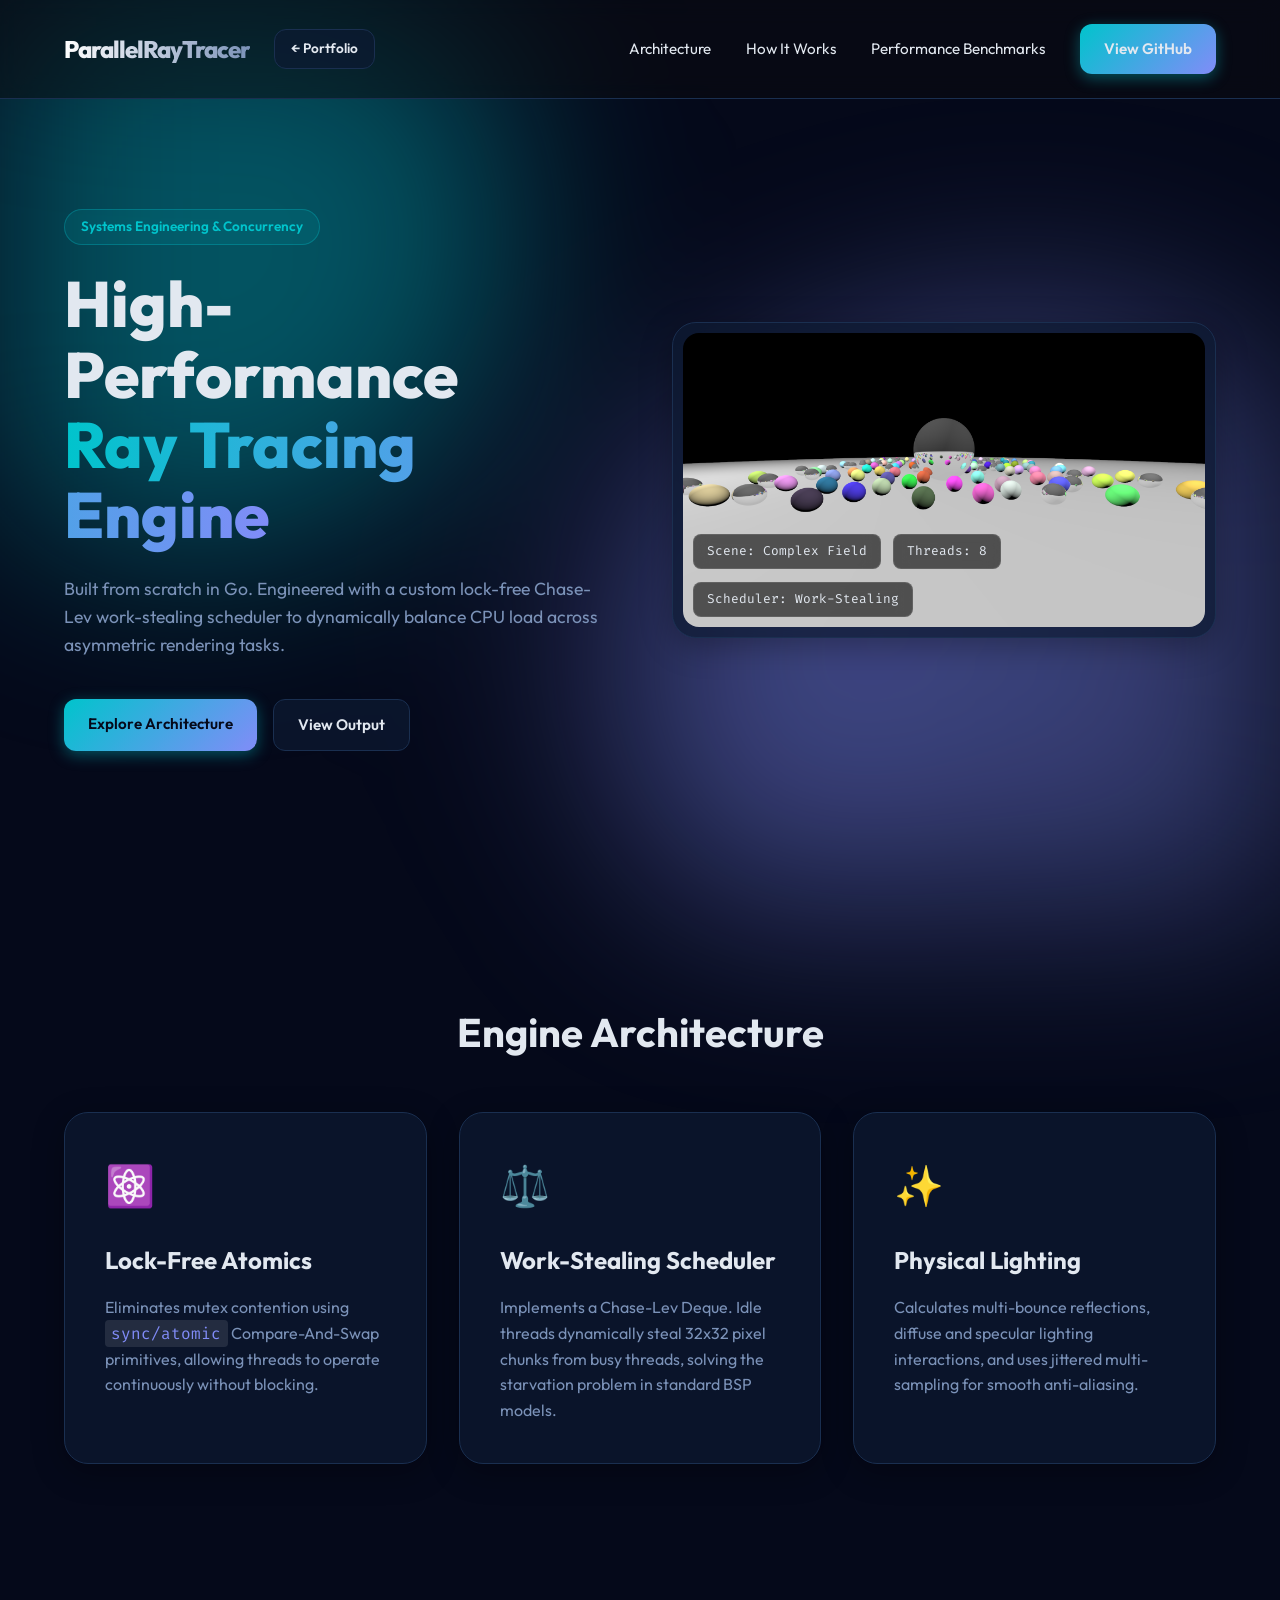
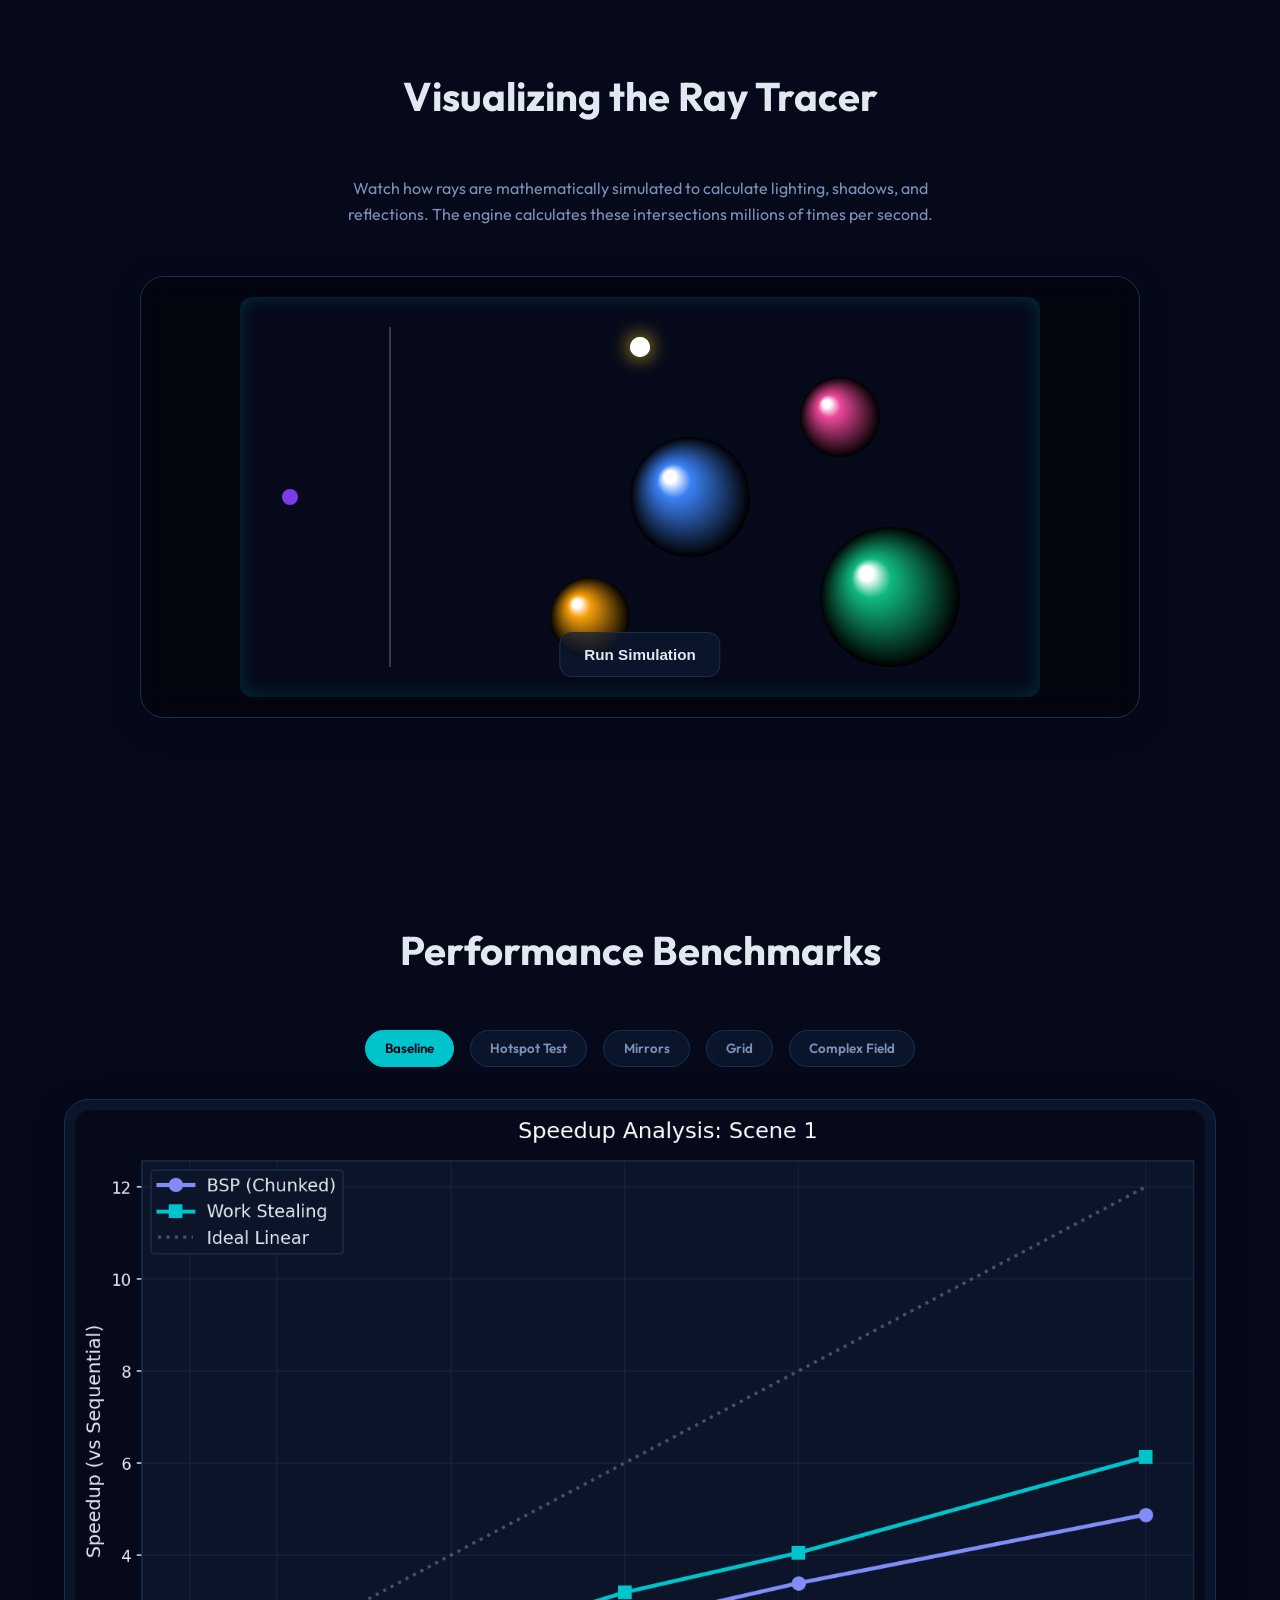
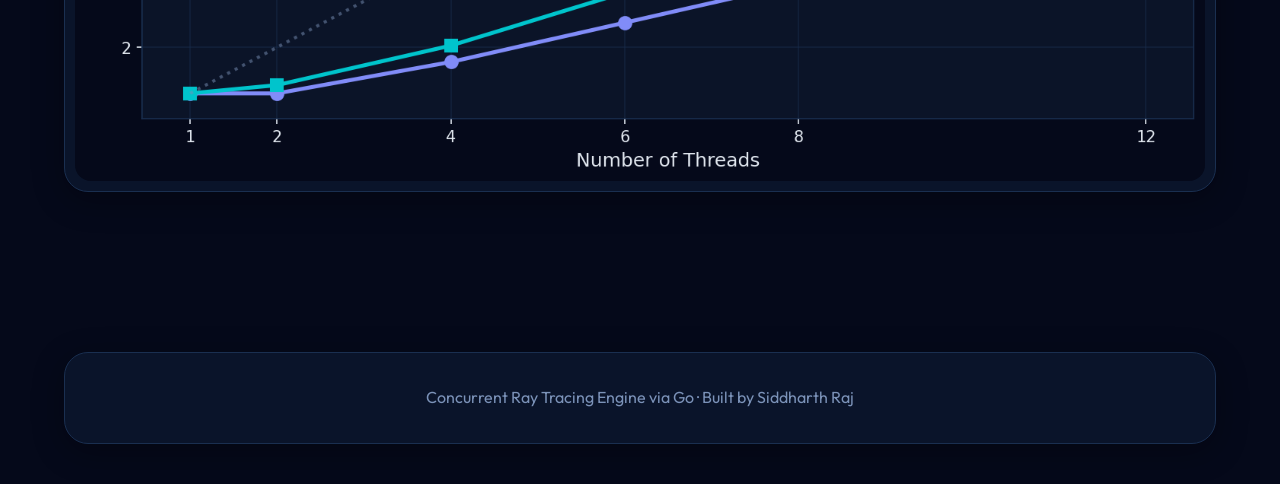
<file: golang-ray-tracing/index.html>
<!DOCTYPE html>
<html lang="en">
<head>
    <meta charset="UTF-8">
    <meta name="viewport" content="width=device-width, initial-scale=1.0">
    <title>Parallel Ray Tracer</title>
    <meta name="description" content="A high-performance concurrent ray tracer written in Go, featuring a lock-free work-stealing scheduler.">
    <link rel="stylesheet" href="style.css">
    <link href="https://fonts.googleapis.com/css2?family=Outfit:wght@300;400;600;800&family=Fira+Code:wght@400;600&display=swap" rel="stylesheet">
</head>
<body>
    <div class="background-blobs">
        <div class="blob blob-1"></div>
        <div class="blob blob-2"></div>
        <div class="blob blob-3"></div>
    </div>

    <nav class="glass-nav">
        <div style="display:flex;align-items:center;gap:1.5rem">
            <div class="logo">Parallel<span>RayTracer</span></div>
            <a href="../" class="btn-secondary" style="font-size:0.85rem;padding:0.5rem 1rem">← Portfolio</a>
        </div>
        <div class="nav-links">
            <a href="#features">Architecture</a>
            <a href="#visualization">How It Works</a>
            <a href="#gallery">Performance Benchmarks</a>
            <a href="https://github.com/sid-raj-uc/parallel-raytracer" target="_blank" class="btn-primary">View GitHub</a>
        </div>
    </nav>

    <header class="hero">
        <div class="hero-content">
            <div class="badge">Systems Engineering & Concurrency</div>
            <h1 class="glitch" data-text="High-Performance">High-Performance<br><span>Ray Tracing Engine</span></h1>
            <p>Built from scratch in Go. Engineered with a custom lock-free Chase-Lev work-stealing scheduler to dynamically balance CPU load across asymmetric rendering tasks.</p>
            <div class="hero-actions">
                <a href="#features" class="btn-primary">Explore Architecture</a>
                <a href="#gallery" class="btn-secondary">View Output</a>
            </div>
        </div>
        <div class="hero-visual">
            <div class="glass-card main-render-card">
                <img src="assets/main_render.png" alt="Complex Field Render" id="hero-image">
                <div class="render-overlay">
                    <span class="render-stat">Scene: Complex Field</span>
                    <span class="render-stat">Threads: 8</span>
                    <span class="render-stat">Scheduler: Work-Stealing</span>
                </div>
            </div>
        </div>
    </header>

    <section id="features" class="features-section">
        <h2 class="section-title">Engine Architecture</h2>
        <div class="features-grid">
            <div class="glass-card feature-card">
                <div class="feature-icon">⚛️</div>
                <h3>Lock-Free Atomics</h3>
                <p>Eliminates mutex contention using <code>sync/atomic</code> Compare-And-Swap primitives, allowing threads to operate continuously without blocking.</p>
            </div>
            <div class="glass-card feature-card">
                <div class="feature-icon">⚖️</div>
                <h3>Work-Stealing Scheduler</h3>
                <p>Implements a Chase-Lev Deque. Idle threads dynamically steal 32x32 pixel chunks from busy threads, solving the starvation problem in standard BSP models.</p>
            </div>
            <div class="glass-card feature-card">
                <div class="feature-icon">✨</div>
                <h3>Physical Lighting</h3>
                <p>Calculates multi-bounce reflections, diffuse and specular lighting interactions, and uses jittered multi-sampling for smooth anti-aliasing.</p>
            </div>
        </div>
    </section>

    <section id="visualization" class="viz-section">
        <h2 class="section-title">Visualizing the Ray Tracer</h2>
        <p class="viz-description">Watch how rays are mathematically simulated to calculate lighting, shadows, and reflections. The engine calculates these intersections millions of times per second.</p>
        <div class="canvas-container glass-card">
            <canvas id="ray-canvas"></canvas>
            <div class="viz-overlay">
                <button id="restart-viz" class="btn-secondary">Run Simulation</button>
            </div>
        </div>
    </section>

    <section id="gallery" class="gallery-section">
        <h2 class="section-title">Performance Benchmarks</h2>
        <div class="gallery-container">
            <div class="gallery-controls">
                <button class="gallery-btn active" data-scene="1">Baseline</button>
                <button class="gallery-btn" data-scene="2">Hotspot Test</button>
                <button class="gallery-btn" data-scene="3">Mirrors</button>
                <button class="gallery-btn" data-scene="4">Grid</button>
                <button class="gallery-btn" data-scene="5">Complex Field</button>
            </div>
            <div class="glass-card gallery-display">
                <img src="assets/benchmark_scene_1.png" alt="Scene Render" id="gallery-image">
                <div class="loading-spinner"></div>
            </div>
        </div>
    </section>

    <footer>
        <div class="glass-card footer-content">
            <p>Concurrent Ray Tracing Engine via Go · Built by Siddharth Raj</p>
        </div>
    </footer>

    <script src="script.js"></script>
</body>
</html>
</file>
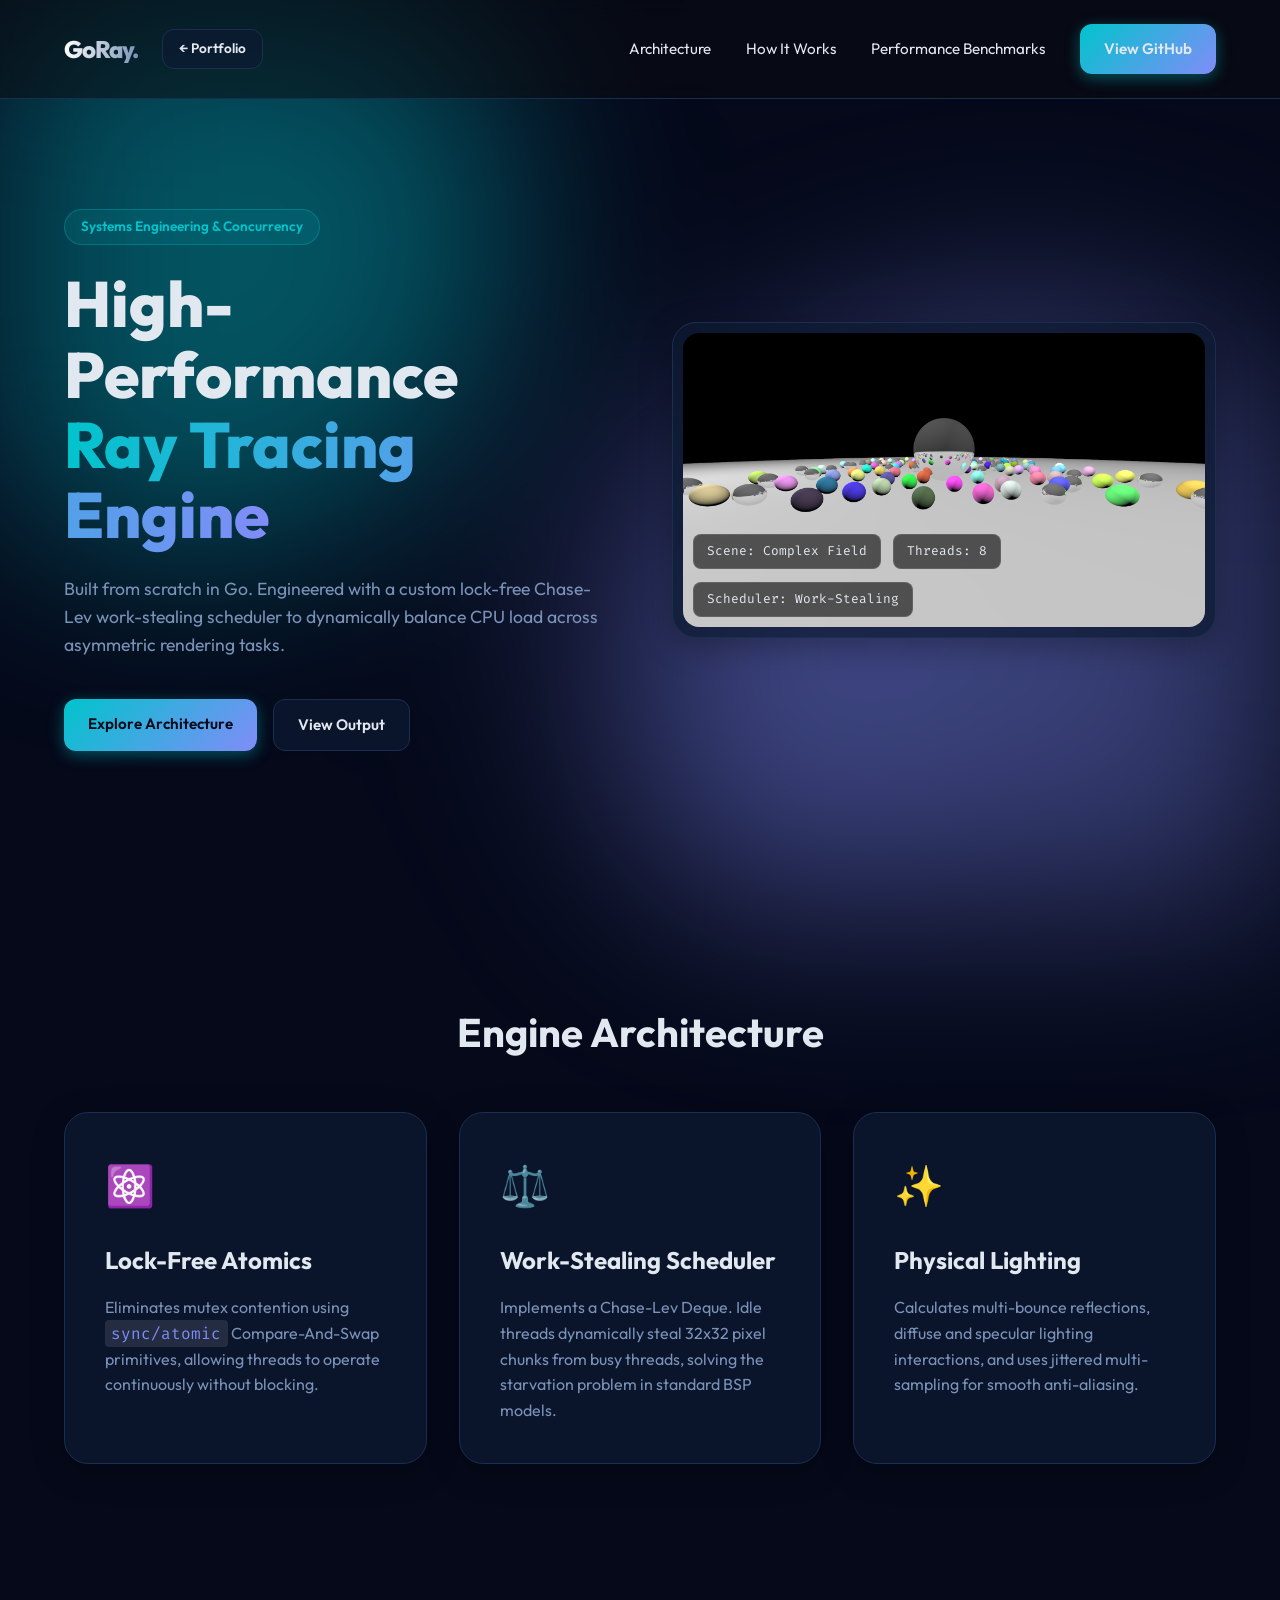
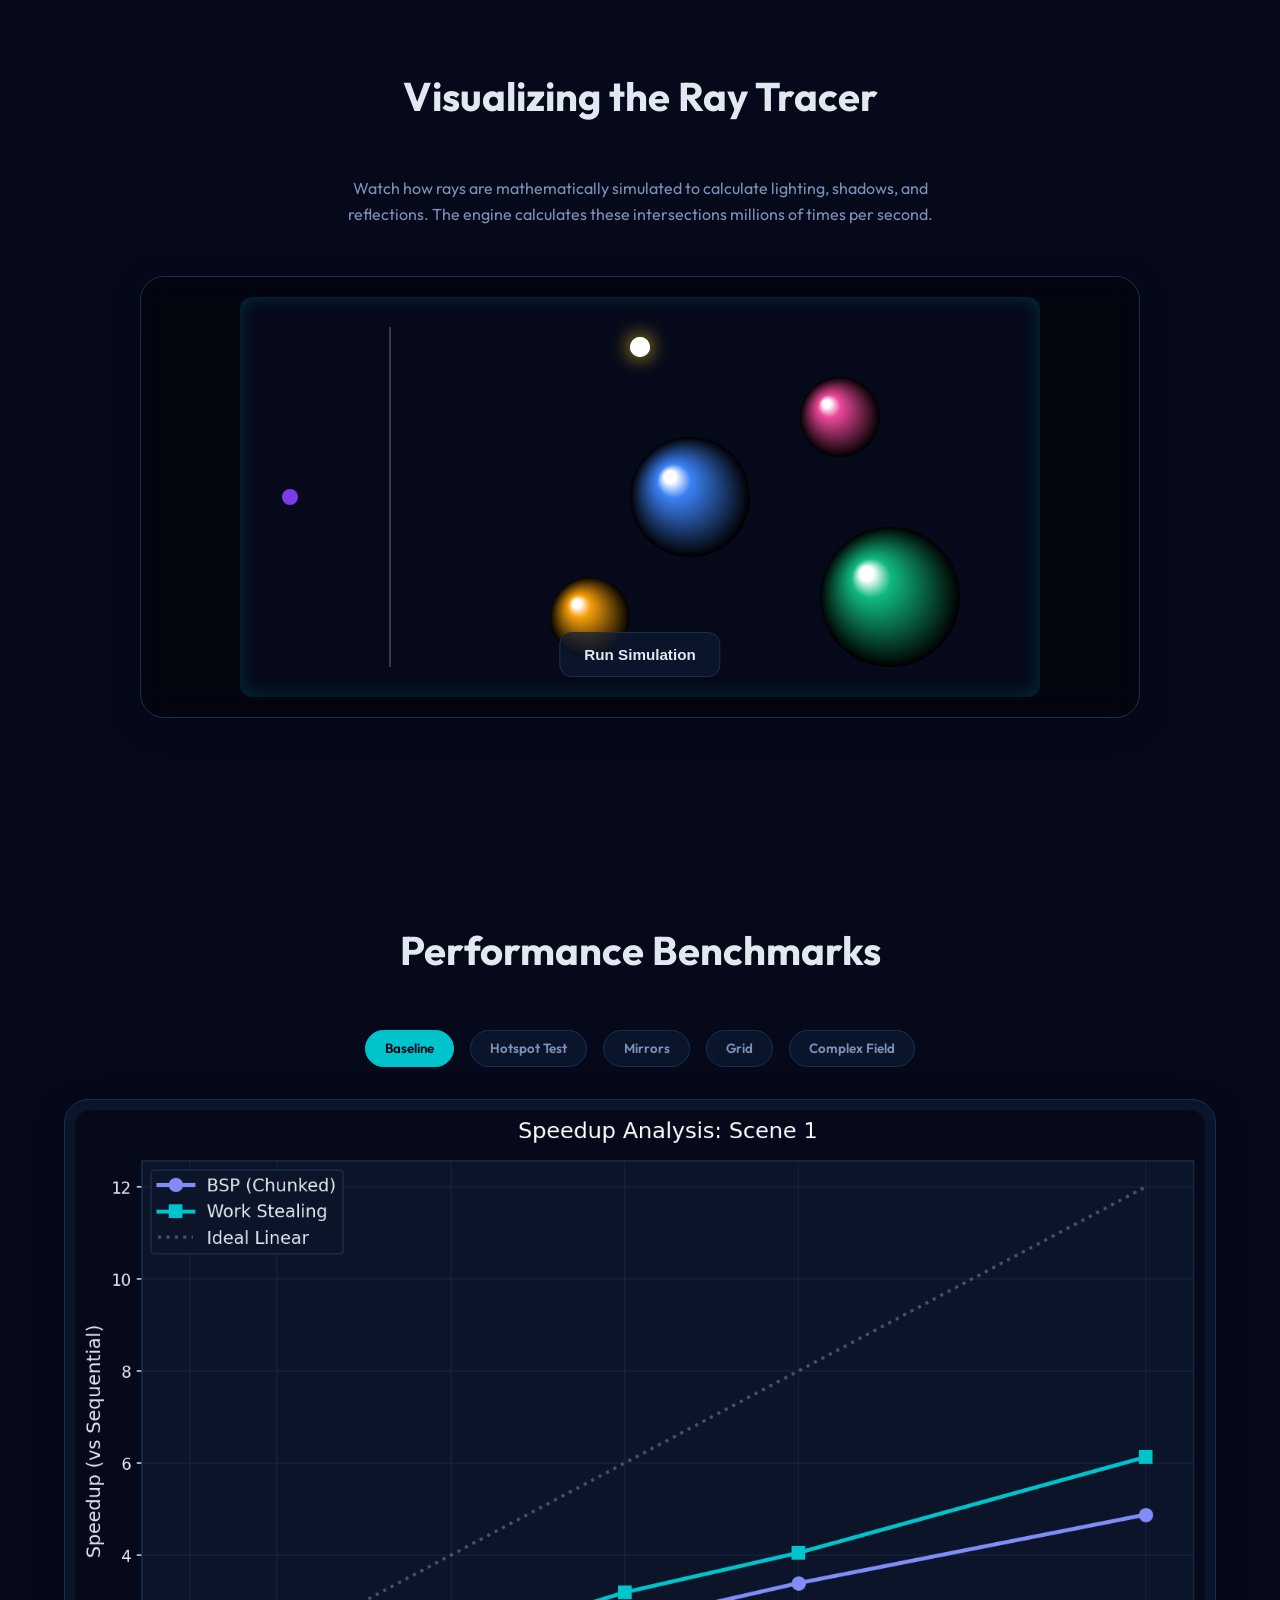
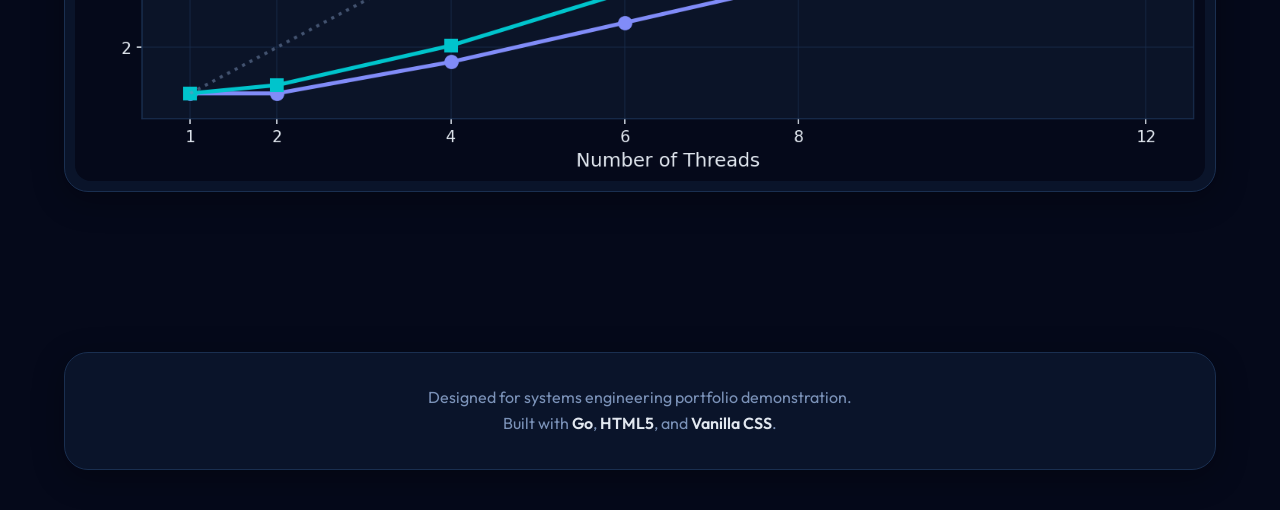
<file: GoRay-Showcase-Export/index.html>
<!DOCTYPE html>
<html lang="en">
<head>
    <meta charset="UTF-8">
    <meta name="viewport" content="width=device-width, initial-scale=1.0">
    <title>GoRay | Concurrent Ray Tracer</title>
    <meta name="description" content="A high-performance concurrent ray tracer written in Go, featuring a lock-free work-stealing scheduler.">
    <link rel="stylesheet" href="style.css">
    <link href="https://fonts.googleapis.com/css2?family=Outfit:wght@300;400;600;800&family=Fira+Code:wght@400;600&display=swap" rel="stylesheet">
</head>
<body>
    <div class="background-blobs">
        <div class="blob blob-1"></div>
        <div class="blob blob-2"></div>
        <div class="blob blob-3"></div>
    </div>

    <nav class="glass-nav">
        <div style="display:flex;align-items:center;gap:1.5rem">
            <div class="logo">GoRay.</div>
            <a href="../" class="btn-secondary" style="font-size:0.85rem;padding:0.5rem 1rem">← Portfolio</a>
        </div>
        <div class="nav-links">
            <a href="#features">Architecture</a>
            <a href="#visualization">How It Works</a>
            <a href="#gallery">Performance Benchmarks</a>
            <a href="https://github.com/sid-raj-uc/parallel-raytracer" target="_blank" class="btn-primary">View GitHub</a>
        </div>
    </nav>

    <header class="hero">
        <div class="hero-content">
            <div class="badge">Systems Engineering & Concurrency</div>
            <h1 class="glitch" data-text="High-Performance">High-Performance<br><span>Ray Tracing Engine</span></h1>
            <p>Built from scratch in Go. Engineered with a custom lock-free Chase-Lev work-stealing scheduler to dynamically balance CPU load across asymmetric rendering tasks.</p>
            <div class="hero-actions">
                <a href="#features" class="btn-primary">Explore Architecture</a>
                <a href="#gallery" class="btn-secondary">View Output</a>
            </div>
        </div>
        <div class="hero-visual">
            <div class="glass-card main-render-card">
                <img src="assets/main_render.png" alt="Complex Field Render" id="hero-image">
                <div class="render-overlay">
                    <span class="render-stat">Scene: Complex Field</span>
                    <span class="render-stat">Threads: 8</span>
                    <span class="render-stat">Scheduler: Work-Stealing</span>
                </div>
            </div>
        </div>
    </header>

    <section id="features" class="features-section">
        <h2 class="section-title">Engine Architecture</h2>
        <div class="features-grid">
            <div class="glass-card feature-card">
                <div class="feature-icon">⚛️</div>
                <h3>Lock-Free Atomics</h3>
                <p>Eliminates mutex contention using <code>sync/atomic</code> Compare-And-Swap primitives, allowing threads to operate continuously without blocking.</p>
            </div>
            <div class="glass-card feature-card">
                <div class="feature-icon">⚖️</div>
                <h3>Work-Stealing Scheduler</h3>
                <p>Implements a Chase-Lev Deque. Idle threads dynamically steal 32x32 pixel chunks from busy threads, solving the starvation problem in standard BSP models.</p>
            </div>
            <div class="glass-card feature-card">
                <div class="feature-icon">✨</div>
                <h3>Physical Lighting</h3>
                <p>Calculates multi-bounce reflections, diffuse and specular lighting interactions, and uses jittered multi-sampling for smooth anti-aliasing.</p>
            </div>
        </div>
    </section>

    <section id="visualization" class="viz-section">
        <h2 class="section-title">Visualizing the Ray Tracer</h2>
        <p class="viz-description">Watch how rays are mathematically simulated to calculate lighting, shadows, and reflections. The engine calculates these intersections millions of times per second.</p>
        <div class="canvas-container glass-card">
            <canvas id="ray-canvas"></canvas>
            <div class="viz-overlay">
                <button id="restart-viz" class="btn-secondary">Run Simulation</button>
            </div>
        </div>
    </section>

    <section id="gallery" class="gallery-section">
        <h2 class="section-title">Performance Benchmarks</h2>
        <div class="gallery-container">
            <div class="gallery-controls">
                <button class="gallery-btn active" data-scene="1">Baseline</button>
                <button class="gallery-btn" data-scene="2">Hotspot Test</button>
                <button class="gallery-btn" data-scene="3">Mirrors</button>
                <button class="gallery-btn" data-scene="4">Grid</button>
                <button class="gallery-btn" data-scene="5">Complex Field</button>
            </div>
            <div class="glass-card gallery-display">
                <img src="assets/benchmark_scene_1.png" alt="Scene Render" id="gallery-image">
                <div class="loading-spinner"></div>
            </div>
        </div>
    </section>

    <footer>
        <div class="glass-card footer-content">
            <p>Designed for systems engineering portfolio demonstration.</p>
            <p class="tech-stack">Built with <span>Go</span>, <span>HTML5</span>, and <span>Vanilla CSS</span>.</p>
        </div>
    </footer>

    <script src="script.js"></script>
</body>
</html>
</file>
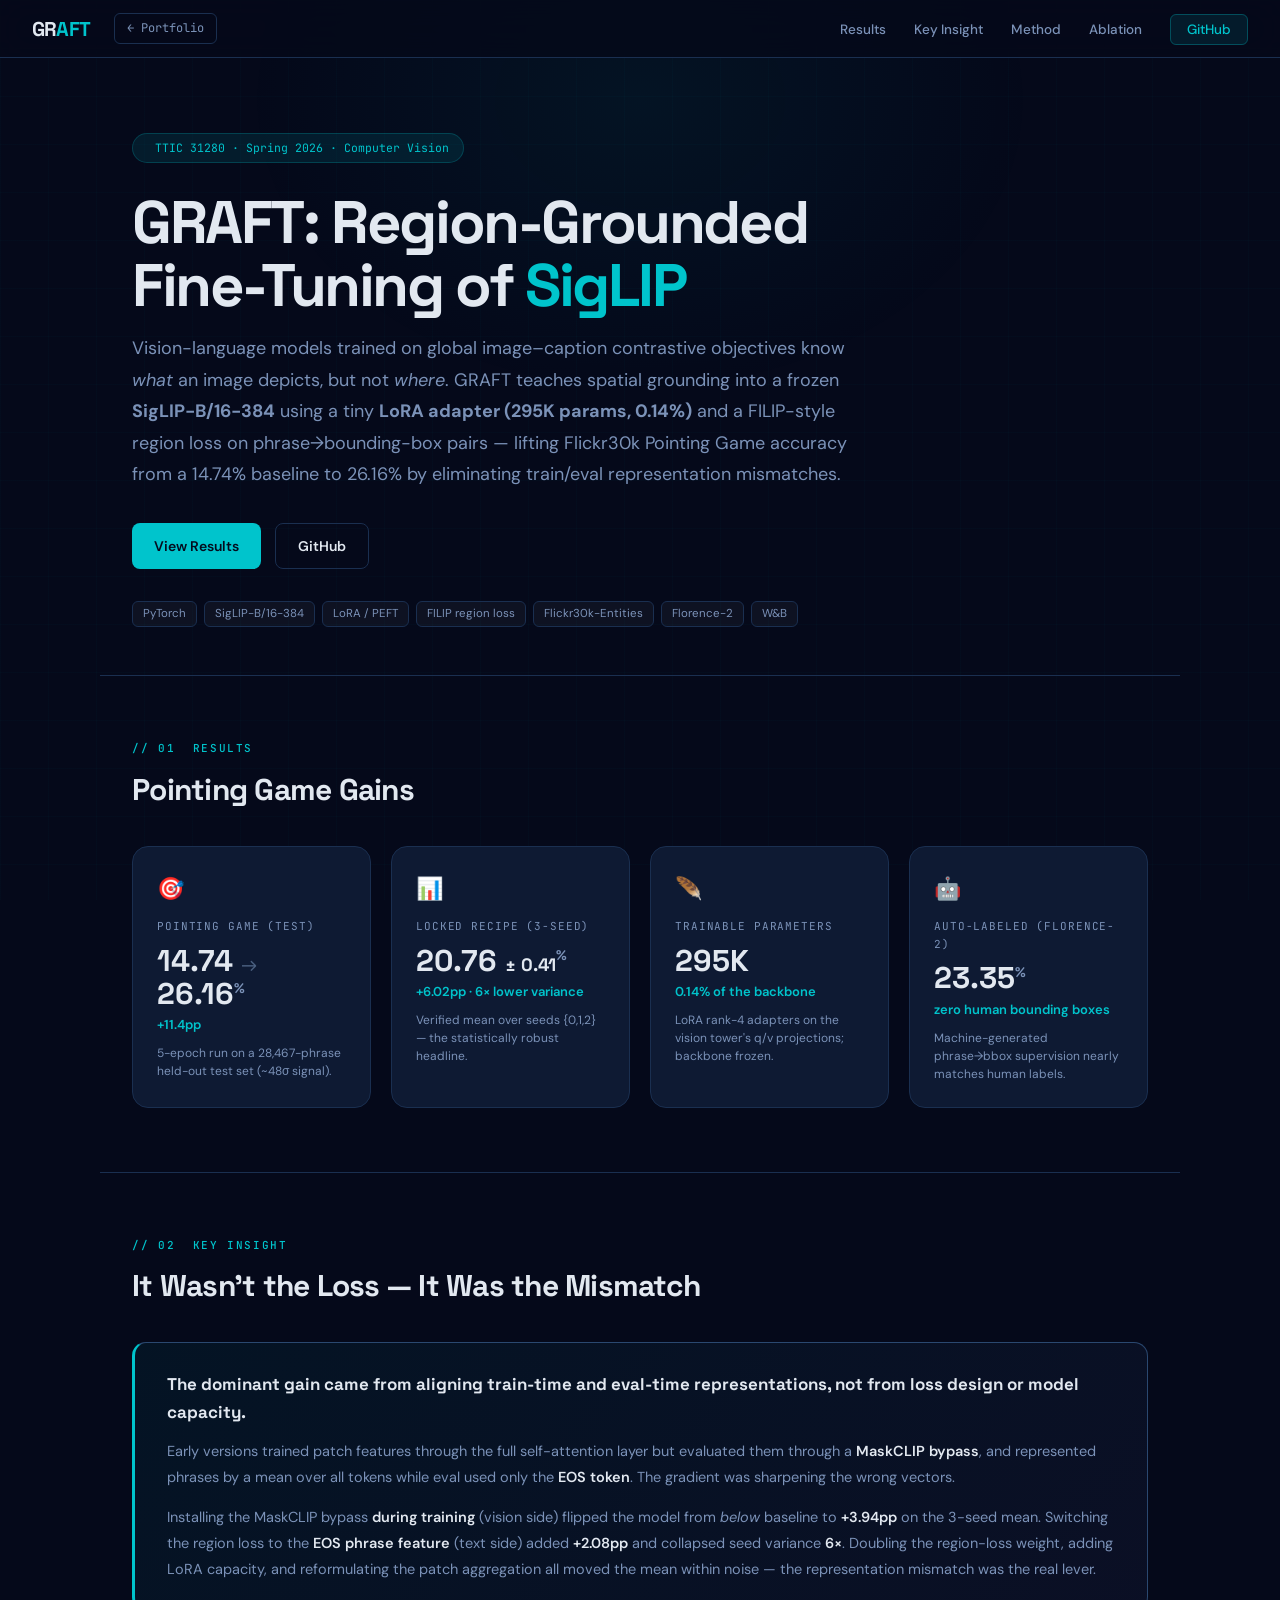
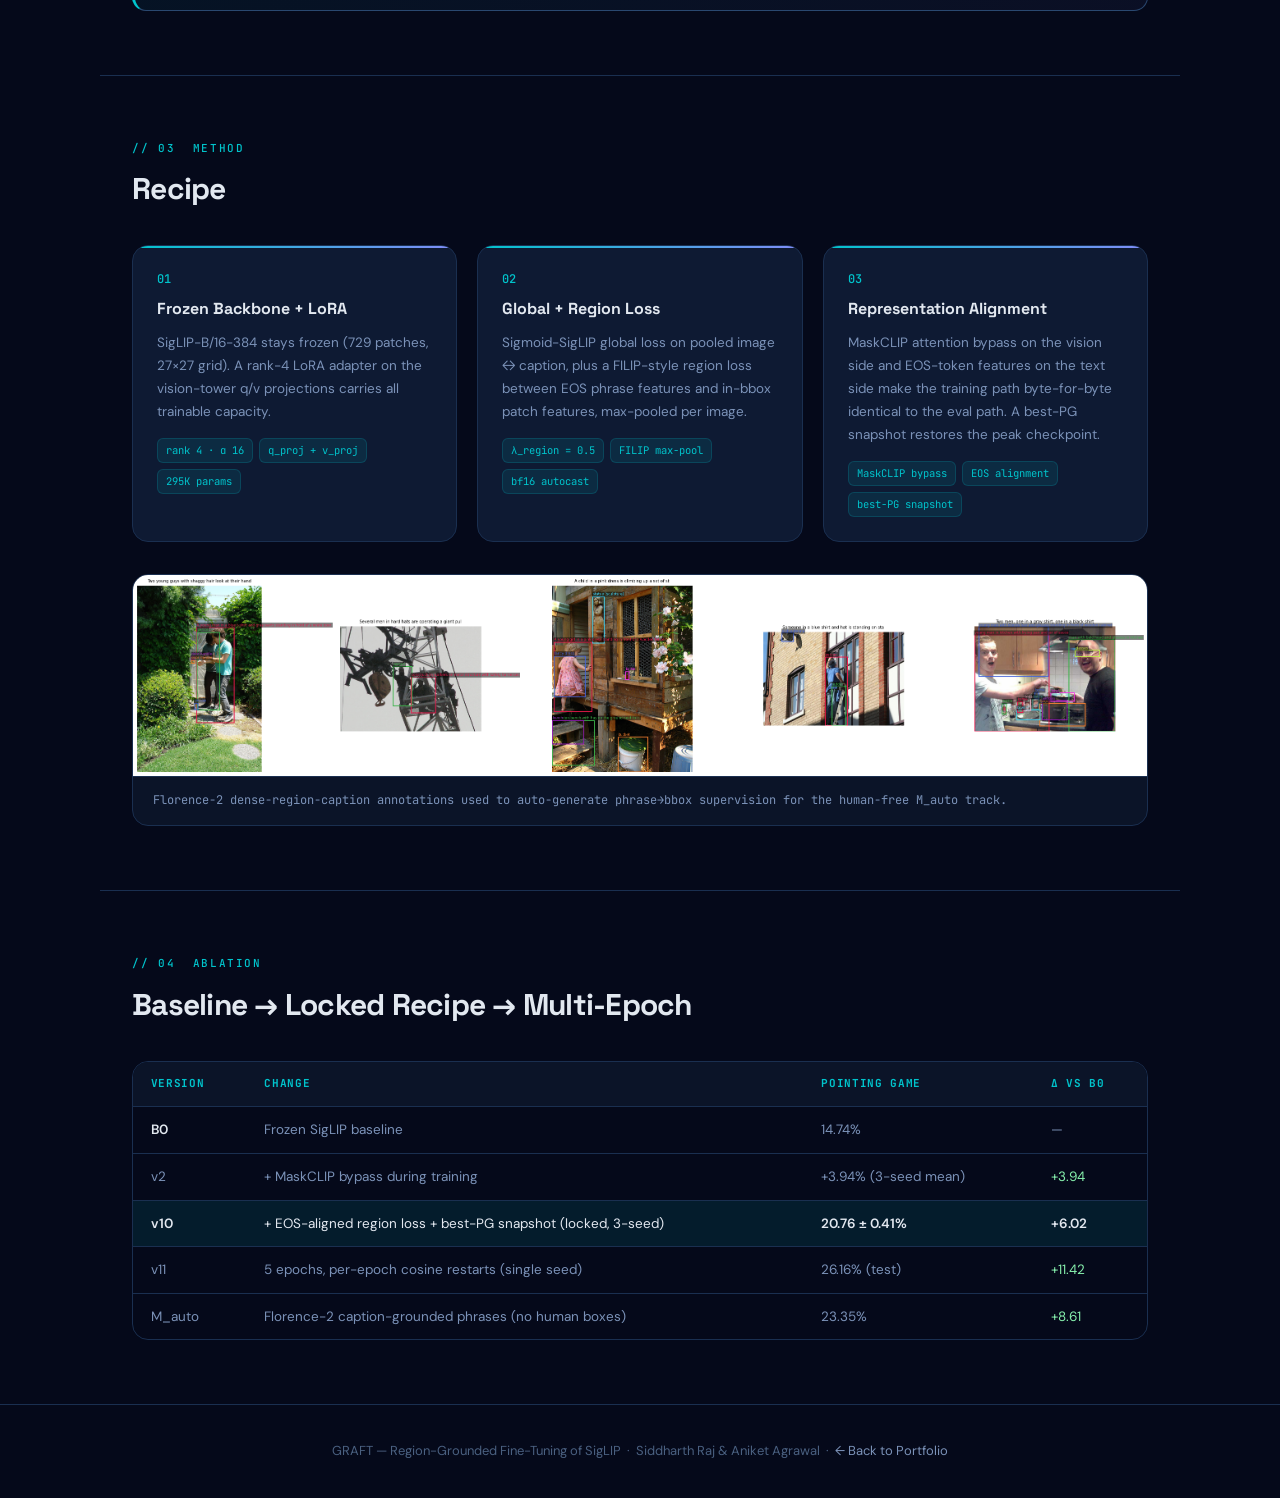
<file: graft/index.html>
<!DOCTYPE html>
<html lang="en">
<head>
  <meta charset="UTF-8">
  <meta name="viewport" content="width=device-width, initial-scale=1.0">
  <title>GRAFT — Region-Grounded Fine-Tuning of SigLIP</title>
  <meta name="description" content="GRAFT: teaching SigLIP-B/16-384 spatial grounding with a 295K-param LoRA adapter and a FILIP-style region loss — Pointing Game 14.74% → 26.16% by eliminating train/eval representation mismatches.">
  <link rel="preconnect" href="https://fonts.googleapis.com">
  <link rel="preconnect" href="https://fonts.gstatic.com" crossorigin>
  <link href="https://fonts.googleapis.com/css2?family=Space+Grotesk:wght@300;400;500;600;700&family=DM+Sans:ital,opsz,wght@0,9..40,100..1000;1,9..40,100..1000&family=JetBrains+Mono:wght@400;500&display=swap" rel="stylesheet">
  <style>
    :root {
      --bg:          #05091a;
      --surface:     #0b1428;
      --card:        #0e1a33;
      --card-hover:  #122040;
      --accent:      #00c4cc;
      --accent-dim:  rgba(0,196,204,0.10);
      --accent2:     #818cf8;
      --green:       #86efac;
      --red:         #fca5a5;
      --text:        #e2e8f0;
      --text-muted:  #7b92b8;
      --text-faint:  #4a6080;
      --border:      #1a2f50;
      --border-hover:#2a4870;
    }

    *, *::before, *::after { margin: 0; padding: 0; box-sizing: border-box; }
    html { scroll-behavior: smooth; font-size: 16px; }

    body {
      font-family: 'DM Sans', sans-serif;
      background: var(--bg);
      color: var(--text);
      line-height: 1.6;
      overflow-x: hidden;
    }

    body::before {
      content: '';
      position: fixed;
      inset: 0;
      background-image:
        linear-gradient(rgba(0,196,204,0.025) 1px, transparent 1px),
        linear-gradient(90deg, rgba(0,196,204,0.025) 1px, transparent 1px);
      background-size: 48px 48px;
      pointer-events: none;
      z-index: 0;
    }

    body::after {
      content: '';
      position: fixed;
      top: -200px;
      left: 50%;
      transform: translateX(-50%);
      width: 800px;
      height: 600px;
      background: radial-gradient(ellipse at center, rgba(0,196,204,0.06) 0%, transparent 70%);
      pointer-events: none;
      z-index: 0;
    }

    nav, main, footer { position: relative; z-index: 1; }

    /* ─── NAV ─── */
    nav {
      position: fixed;
      top: 0; left: 0; right: 0;
      z-index: 100;
      height: 58px;
      display: flex;
      align-items: center;
      justify-content: space-between;
      padding: 0 2rem;
      background: rgba(5,9,26,0.80);
      backdrop-filter: blur(16px);
      border-bottom: 1px solid var(--border);
    }
    .nav-left { display: flex; align-items: center; gap: 1.5rem; }
    .nav-logo {
      font-family: 'Space Grotesk', sans-serif;
      font-weight: 700;
      font-size: 20px;
      color: var(--text);
      letter-spacing: -0.04em;
    }
    .nav-logo span { color: var(--accent); }
    .nav-back {
      font-family: 'JetBrains Mono', monospace;
      font-size: 12px;
      color: var(--text-muted);
      text-decoration: none;
      border: 1px solid var(--border);
      border-radius: 6px;
      padding: 5px 12px;
      transition: color 0.2s, border-color 0.2s;
    }
    .nav-back:hover { color: var(--accent); border-color: var(--accent); }
    .nav-links { display: flex; gap: 1.75rem; list-style: none; align-items: center; }
    .nav-links a {
      font-size: 13.5px; font-weight: 500;
      color: var(--text-muted); text-decoration: none; transition: color 0.2s;
    }
    .nav-links a:hover { color: var(--accent); }
    .nav-cta {
      padding: 6px 16px;
      background: var(--accent-dim);
      border: 1px solid rgba(0,196,204,0.30);
      border-radius: 6px;
      color: var(--accent) !important;
    }

    main { padding-top: 58px; }
    section { padding: 4rem 2rem; max-width: 1080px; margin: 0 auto; }
    .section-label {
      font-family: 'JetBrains Mono', monospace;
      font-size: 11px; font-weight: 500;
      color: var(--accent);
      text-transform: uppercase; letter-spacing: 0.15em;
      margin-bottom: 0.5rem;
    }
    .section-title {
      font-family: 'Space Grotesk', sans-serif;
      font-size: clamp(22px, 3vw, 30px);
      font-weight: 700; letter-spacing: -0.025em;
      margin-bottom: 2rem;
    }
    hr.section-rule { border: none; border-top: 1px solid var(--border); max-width: 1080px; margin: 0 auto; }

    /* ─── HERO ─── */
    #hero { padding-top: 4.5rem; padding-bottom: 3rem; }
    .hero-badge {
      display: inline-flex; align-items: center; gap: 8px;
      font-family: 'JetBrains Mono', monospace;
      font-size: 11.5px; color: var(--accent);
      background: var(--accent-dim);
      border: 1px solid rgba(0,196,204,0.22);
      border-radius: 100px; padding: 5px 14px;
      margin-bottom: 1.75rem; width: fit-content;
    }
    #hero h1 {
      font-family: 'Space Grotesk', sans-serif;
      font-size: clamp(36px, 6vw, 60px);
      font-weight: 700; letter-spacing: -0.04em;
      line-height: 1.05; color: var(--text);
      margin-bottom: 1rem;
    }
    #hero h1 span { color: var(--accent); }
    .hero-sub {
      font-size: clamp(15px, 2vw, 18px);
      color: var(--text-muted);
      max-width: 720px; line-height: 1.75;
      margin-bottom: 2rem;
    }
    .hero-cta { display: flex; gap: 0.875rem; flex-wrap: wrap; }
    .btn {
      display: inline-flex; align-items: center; gap: 7px;
      padding: 11px 22px; border-radius: 8px;
      font-size: 14px; font-weight: 600;
      text-decoration: none; transition: all 0.2s; cursor: pointer;
    }
    .btn-primary { background: var(--accent); color: #040c1e; }
    .btn-primary:hover { background: #10d9e2; transform: translateY(-2px); box-shadow: 0 10px 28px rgba(0,196,204,0.28); }
    .btn-outline { background: transparent; color: var(--text); border: 1px solid var(--border); }
    .btn-outline:hover { border-color: var(--accent); color: var(--accent); transform: translateY(-2px); }

    .tags { display: flex; flex-wrap: wrap; gap: 7px; margin-top: 2rem; }
    .tag {
      font-size: 11.5px; color: var(--text-muted);
      background: rgba(255,255,255,0.04);
      border: 1px solid var(--border);
      border-radius: 6px; padding: 3px 10px;
    }

    /* ─── METRICS ─── */
    .metrics-grid {
      display: grid;
      grid-template-columns: repeat(auto-fill, minmax(230px, 1fr));
      gap: 1.25rem;
    }
    .metric-card {
      background: var(--card);
      border: 1px solid var(--border);
      border-radius: 16px;
      padding: 1.5rem;
      transition: border-color 0.2s, background 0.2s, transform 0.2s;
    }
    .metric-card:hover { border-color: var(--border-hover); background: var(--card-hover); transform: translateY(-3px); }
    .metric-icon { font-size: 22px; margin-bottom: 0.75rem; }
    .metric-label {
      font-family: 'JetBrains Mono', monospace;
      font-size: 11px; color: var(--text-muted);
      text-transform: uppercase; letter-spacing: 0.08em;
    }
    .metric-value {
      font-family: 'Space Grotesk', sans-serif;
      font-size: 30px; font-weight: 700; color: var(--text);
      line-height: 1.1; margin: 0.5rem 0 0.35rem;
    }
    .metric-value .arrow { color: var(--text-faint); font-weight: 400; font-size: 20px; }
    .metric-boost { font-size: 13px; font-weight: 600; color: var(--accent); }
    .metric-note { font-size: 12px; color: var(--text-muted); margin-top: 0.5rem; line-height: 1.5; }

    /* ─── CALLOUT ─── */
    .callout {
      background: linear-gradient(135deg, rgba(0,196,204,0.06), rgba(129,140,248,0.05));
      border: 1px solid var(--border-hover);
      border-left: 3px solid var(--accent);
      border-radius: 14px;
      padding: 1.75rem 2rem;
    }
    .callout h3 {
      font-family: 'Space Grotesk', sans-serif;
      font-size: 17px; font-weight: 700; color: var(--text);
      margin-bottom: 0.75rem;
    }
    .callout p { font-size: 14.5px; color: var(--text-muted); line-height: 1.8; }
    .callout p strong { color: var(--text); font-weight: 600; }
    .callout p + p { margin-top: 0.85rem; }

    /* ─── ARCHITECTURE ─── */
    .arch {
      display: grid;
      grid-template-columns: repeat(auto-fit, minmax(240px, 1fr));
      gap: 1.25rem;
    }
    .stage {
      background: var(--card);
      border: 1px solid var(--border);
      border-radius: 16px;
      padding: 1.5rem;
      position: relative;
      overflow: hidden;
    }
    .stage::after {
      content: ''; position: absolute; top: 0; left: 0; right: 0; height: 2px;
      background: linear-gradient(90deg, var(--accent), var(--accent2));
    }
    .stage-num {
      font-family: 'JetBrains Mono', monospace;
      font-size: 12px; color: var(--accent); font-weight: 500;
    }
    .stage h3 {
      font-family: 'Space Grotesk', sans-serif;
      font-size: 16px; font-weight: 700; color: var(--text);
      margin: 0.4rem 0 0.65rem;
    }
    .stage p { font-size: 13.5px; color: var(--text-muted); line-height: 1.7; }
    .stage-stats { display: flex; flex-wrap: wrap; gap: 6px; margin-top: 0.9rem; }
    .stage-stats span {
      font-family: 'JetBrains Mono', monospace;
      font-size: 10.5px; color: var(--accent);
      background: var(--accent-dim);
      border: 1px solid rgba(0,196,204,0.18);
      border-radius: 6px; padding: 3px 8px;
    }

    /* ─── FIGURE ─── */
    .figure {
      border: 1px solid var(--border);
      border-radius: 16px;
      overflow: hidden;
      background: var(--surface);
    }
    .figure img { width: 100%; display: block; }
    .figure figcaption {
      font-family: 'JetBrains Mono', monospace;
      font-size: 12px; color: var(--text-muted);
      padding: 0.9rem 1.25rem; border-top: 1px solid var(--border);
    }

    /* ─── ABLATION TABLE ─── */
    .table-wrap { overflow-x: auto; border: 1px solid var(--border); border-radius: 16px; }
    table { border-collapse: collapse; width: 100%; min-width: 560px; font-size: 13.5px; }
    thead th {
      font-family: 'JetBrains Mono', monospace;
      font-size: 11px; text-transform: uppercase; letter-spacing: 0.06em;
      color: var(--accent); text-align: left;
      padding: 0.85rem 1.1rem; background: var(--surface);
      border-bottom: 1px solid var(--border);
    }
    tbody td { padding: 0.75rem 1.1rem; color: var(--text-muted); border-bottom: 1px solid var(--border); }
    tbody tr:last-child td { border-bottom: none; }
    tbody tr.highlight td { background: var(--accent-dim); color: var(--text); }
    tbody td strong { color: var(--text); font-weight: 600; }
    .pos { color: var(--green); }

    /* ─── FOOTER ─── */
    footer {
      text-align: center;
      padding: 2.25rem 2rem;
      border-top: 1px solid var(--border);
      font-size: 13px; color: var(--text-faint);
    }
    footer a { color: var(--text-muted); text-decoration: none; }
    footer a:hover { color: var(--accent); }

    @media (max-width: 768px) {
      .nav-links { display: none; }
      section { padding: 3rem 1.25rem; }
    }
  </style>
</head>
<body>

  <nav>
    <div class="nav-left">
      <div class="nav-logo">GR<span>AFT</span></div>
      <a href="../" class="nav-back">← Portfolio</a>
    </div>
    <ul class="nav-links">
      <li><a href="#results">Results</a></li>
      <li><a href="#insight">Key Insight</a></li>
      <li><a href="#method">Method</a></li>
      <li><a href="#ablation">Ablation</a></li>
      <li><a href="https://github.com/sid-raj-uc/GRAFT" target="_blank" class="nav-cta">GitHub</a></li>
    </ul>
  </nav>

  <main>

    <!-- ─── HERO ─── -->
    <section id="hero">
      <div class="hero-badge"><span></span>TTIC 31280 · Spring 2026 · Computer Vision</div>
      <h1>GRAFT: Region-Grounded<br>Fine-Tuning of <span>SigLIP</span></h1>
      <p class="hero-sub">
        Vision-language models trained on global image–caption contrastive objectives know
        <em>what</em> an image depicts, but not <em>where</em>. GRAFT teaches spatial grounding
        into a frozen <strong>SigLIP-B/16-384</strong> using a tiny <strong>LoRA adapter (295K params, 0.14%)</strong>
        and a FILIP-style region loss on phrase→bounding-box pairs — lifting Flickr30k Pointing Game
        accuracy from a 14.74% baseline to 26.16% by eliminating train/eval representation mismatches.
      </p>
      <div class="hero-cta">
        <a href="#results" class="btn btn-primary">View Results</a>
        <a href="https://github.com/sid-raj-uc/GRAFT" target="_blank" class="btn btn-outline">GitHub</a>
      </div>
      <div class="tags">
        <span class="tag">PyTorch</span>
        <span class="tag">SigLIP-B/16-384</span>
        <span class="tag">LoRA / PEFT</span>
        <span class="tag">FILIP region loss</span>
        <span class="tag">Flickr30k-Entities</span>
        <span class="tag">Florence-2</span>
        <span class="tag">W&amp;B</span>
      </div>
    </section>

    <hr class="section-rule">

    <!-- ─── RESULTS ─── -->
    <section id="results">
      <div class="section-label">// 01 &nbsp;results</div>
      <div class="section-title">Pointing Game Gains</div>
      <div class="metrics-grid">
        <div class="metric-card">
          <div class="metric-icon">🎯</div>
          <div class="metric-label">Pointing Game (test)</div>
          <div class="metric-value">14.74 <span class="arrow">→</span> 26.16<sup style="font-size:14px;color:var(--text-muted)">%</sup></div>
          <div class="metric-boost">+11.4pp</div>
          <div class="metric-note">5-epoch run on a 28,467-phrase held-out test set (~48σ signal).</div>
        </div>
        <div class="metric-card">
          <div class="metric-icon">📊</div>
          <div class="metric-label">Locked recipe (3-seed)</div>
          <div class="metric-value">20.76 <span style="font-size:18px">± 0.41</span><sup style="font-size:14px;color:var(--text-muted)">%</sup></div>
          <div class="metric-boost">+6.02pp · 6× lower variance</div>
          <div class="metric-note">Verified mean over seeds {0,1,2} — the statistically robust headline.</div>
        </div>
        <div class="metric-card">
          <div class="metric-icon">🪶</div>
          <div class="metric-label">Trainable parameters</div>
          <div class="metric-value">295K</div>
          <div class="metric-boost">0.14% of the backbone</div>
          <div class="metric-note">LoRA rank-4 adapters on the vision tower's q/v projections; backbone frozen.</div>
        </div>
        <div class="metric-card">
          <div class="metric-icon">🤖</div>
          <div class="metric-label">Auto-labeled (Florence-2)</div>
          <div class="metric-value">23.35<sup style="font-size:14px;color:var(--text-muted)">%</sup></div>
          <div class="metric-boost">zero human bounding boxes</div>
          <div class="metric-note">Machine-generated phrase→bbox supervision nearly matches human labels.</div>
        </div>
      </div>
    </section>

    <hr class="section-rule">

    <!-- ─── KEY INSIGHT ─── -->
    <section id="insight">
      <div class="section-label">// 02 &nbsp;key insight</div>
      <div class="section-title">It Wasn't the Loss — It Was the Mismatch</div>
      <div class="callout">
        <h3>The dominant gain came from aligning train-time and eval-time representations, not from loss design or model capacity.</h3>
        <p>
          Early versions trained patch features through the full self-attention layer but evaluated them
          through a <strong>MaskCLIP bypass</strong>, and represented phrases by a mean over all tokens while
          eval used only the <strong>EOS token</strong>. The gradient was sharpening the wrong vectors.
        </p>
        <p>
          Installing the MaskCLIP bypass <strong>during training</strong> (vision side) flipped the model from
          <em>below</em> baseline to <strong>+3.94pp</strong> on the 3-seed mean. Switching the region loss to the
          <strong>EOS phrase feature</strong> (text side) added <strong>+2.08pp</strong> and collapsed seed variance
          <strong>6×</strong>. Doubling the region-loss weight, adding LoRA capacity, and reformulating the patch
          aggregation all moved the mean within noise — the representation mismatch was the real lever.
        </p>
      </div>
    </section>

    <hr class="section-rule">

    <!-- ─── METHOD ─── -->
    <section id="method">
      <div class="section-label">// 03 &nbsp;method</div>
      <div class="section-title">Recipe</div>
      <div class="arch">
        <div class="stage">
          <div class="stage-num">01</div>
          <h3>Frozen Backbone + LoRA</h3>
          <p>SigLIP-B/16-384 stays frozen (729 patches, 27×27 grid). A rank-4 LoRA adapter on the vision-tower q/v projections carries all trainable capacity.</p>
          <div class="stage-stats"><span>rank 4 · α 16</span><span>q_proj + v_proj</span><span>295K params</span></div>
        </div>
        <div class="stage">
          <div class="stage-num">02</div>
          <h3>Global + Region Loss</h3>
          <p>Sigmoid-SigLIP global loss on pooled image ↔ caption, plus a FILIP-style region loss between EOS phrase features and in-bbox patch features, max-pooled per image.</p>
          <div class="stage-stats"><span>λ_region = 0.5</span><span>FILIP max-pool</span><span>bf16 autocast</span></div>
        </div>
        <div class="stage">
          <div class="stage-num">03</div>
          <h3>Representation Alignment</h3>
          <p>MaskCLIP attention bypass on the vision side and EOS-token features on the text side make the training path byte-for-byte identical to the eval path. A best-PG snapshot restores the peak checkpoint.</p>
          <div class="stage-stats"><span>MaskCLIP bypass</span><span>EOS alignment</span><span>best-PG snapshot</span></div>
        </div>
      </div>

      <figure class="figure" style="margin-top:2rem">
        <img src="./screenshot.png" alt="Florence-2 region annotations on a Flickr30k image">
        <figcaption>Florence-2 dense-region-caption annotations used to auto-generate phrase→bbox supervision for the human-free M_auto track.</figcaption>
      </figure>
    </section>

    <hr class="section-rule">

    <!-- ─── ABLATION ─── -->
    <section id="ablation">
      <div class="section-label">// 04 &nbsp;ablation</div>
      <div class="section-title">Baseline → Locked Recipe → Multi-Epoch</div>
      <div class="table-wrap">
        <table>
          <thead>
            <tr><th>Version</th><th>Change</th><th>Pointing Game</th><th>Δ vs B0</th></tr>
          </thead>
          <tbody>
            <tr><td><strong>B0</strong></td><td>Frozen SigLIP baseline</td><td>14.74%</td><td>—</td></tr>
            <tr><td>v2</td><td>+ MaskCLIP bypass during training</td><td>+3.94% (3-seed mean)</td><td class="pos">+3.94</td></tr>
            <tr class="highlight"><td><strong>v10</strong></td><td>+ EOS-aligned region loss + best-PG snapshot (locked, 3-seed)</td><td><strong>20.76 ± 0.41%</strong></td><td class="pos"><strong>+6.02</strong></td></tr>
            <tr><td>v11</td><td>5 epochs, per-epoch cosine restarts (single seed)</td><td>26.16% (test)</td><td class="pos">+11.42</td></tr>
            <tr><td>M_auto</td><td>Florence-2 caption-grounded phrases (no human boxes)</td><td>23.35%</td><td class="pos">+8.61</td></tr>
          </tbody>
        </table>
      </div>
    </section>

  </main>

  <footer>
    <p>GRAFT — Region-Grounded Fine-Tuning of SigLIP &nbsp;·&nbsp; Siddharth Raj &amp; Aniket Agrawal &nbsp;·&nbsp;
      <a href="../">← Back to Portfolio</a>
    </p>
  </footer>

</body>
</html>
</file>
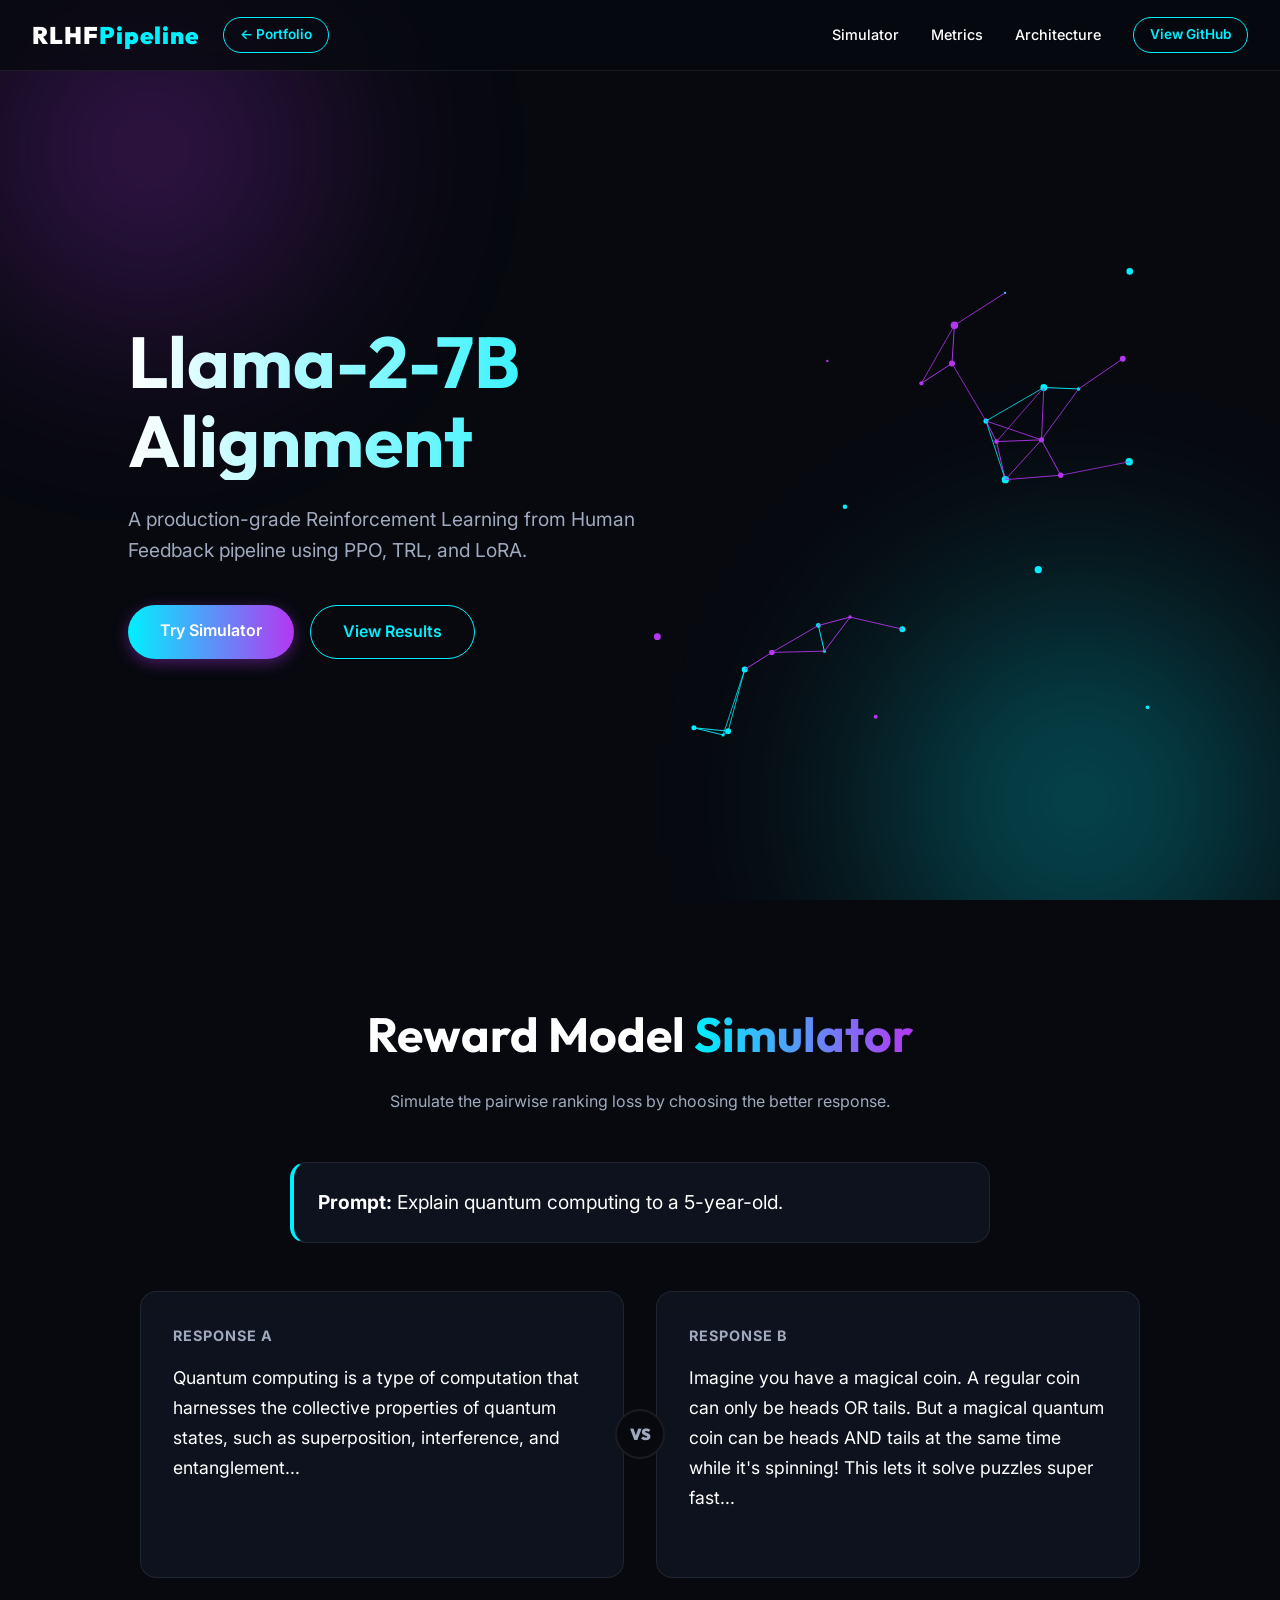
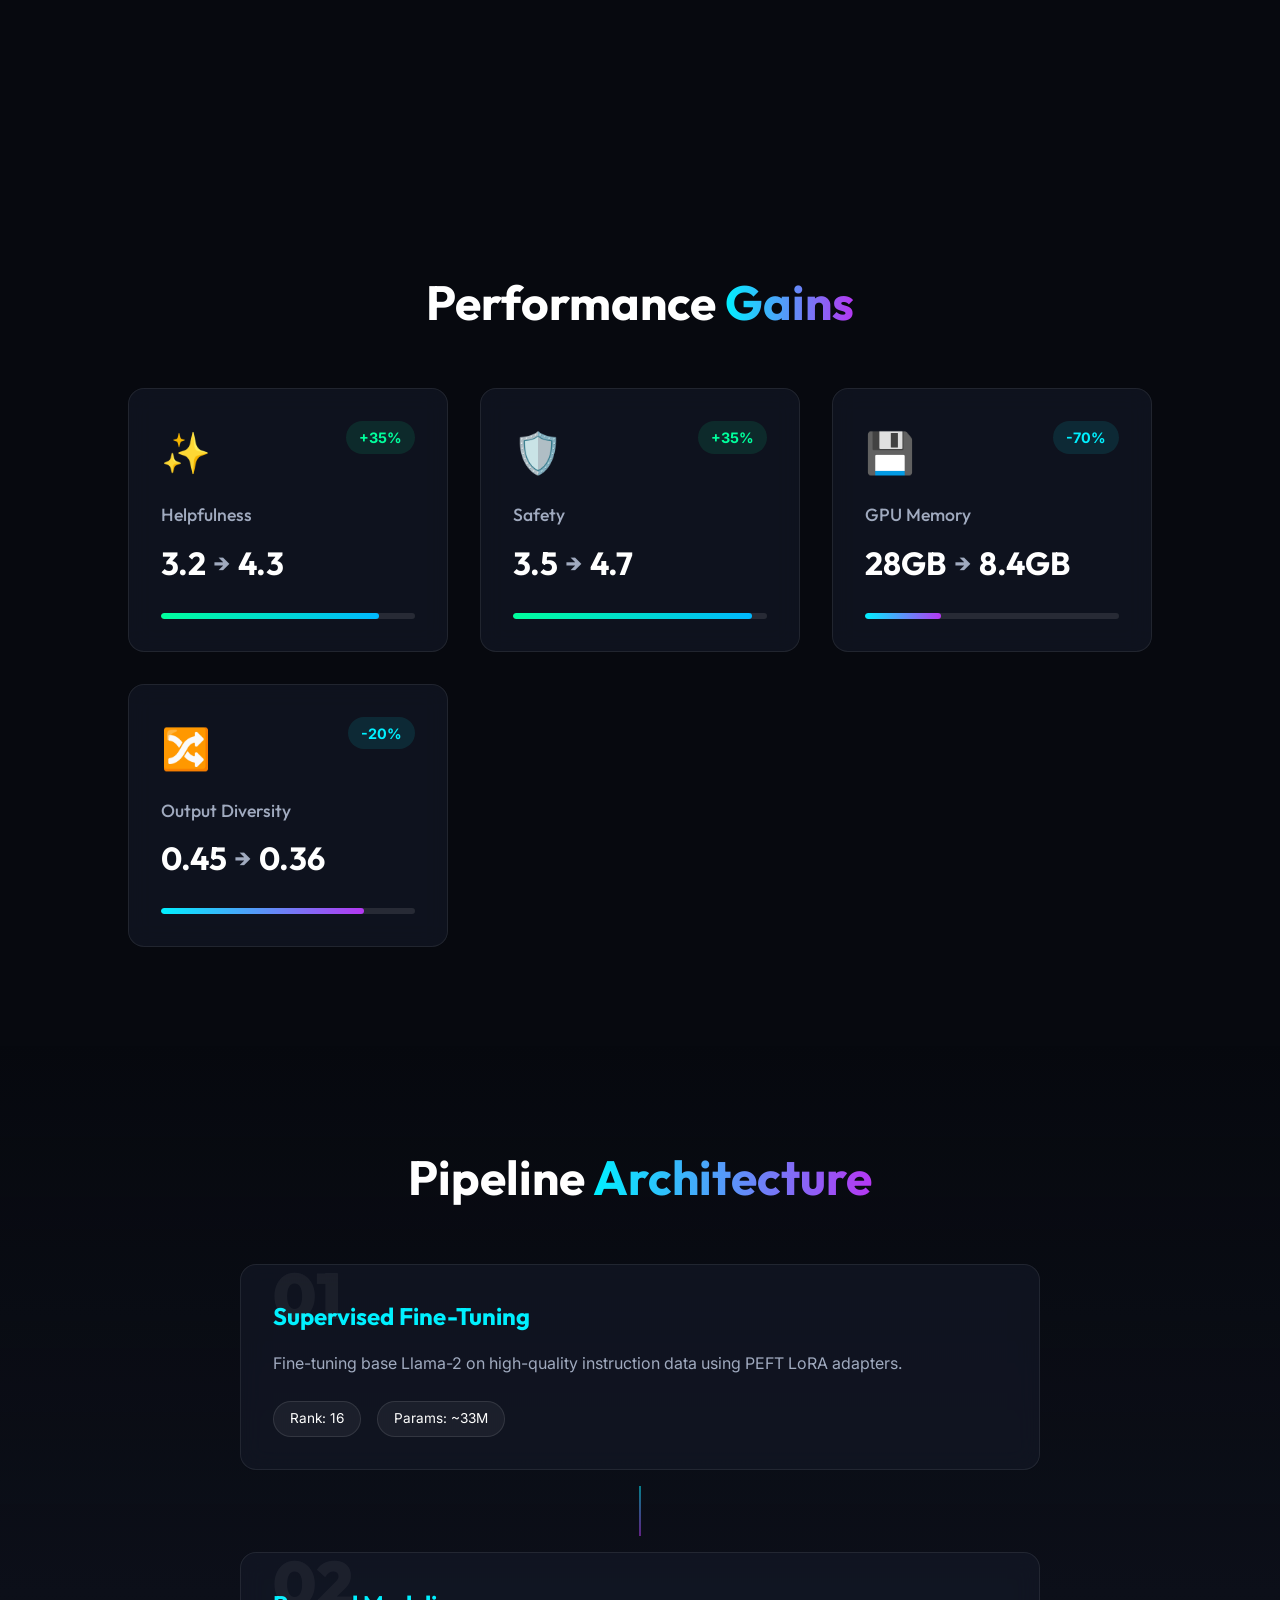
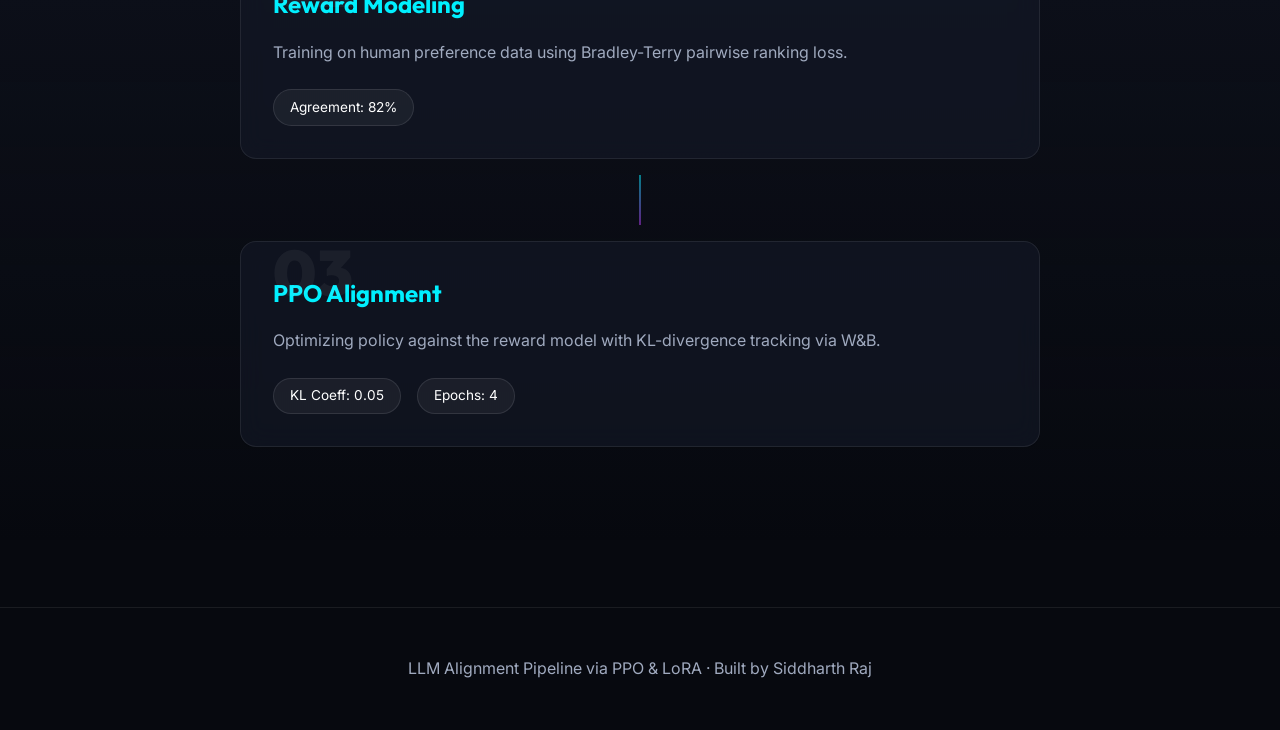
<file: rlhf-fine-tuning/index.html>
<!DOCTYPE html>
<html lang="en">
<head>
    <meta charset="UTF-8">
    <meta name="viewport" content="width=device-width, initial-scale=1.0">
    <title>RLHF Alignment Pipeline</title>
    <link rel="stylesheet" href="style.css">
    <link href="https://fonts.googleapis.com/css2?family=Inter:wght@300;400;600&family=Outfit:wght@500;700;900&display=swap" rel="stylesheet">
</head>
<body>
    <div class="background-effects">
        <div class="glow-orb orb-1"></div>
        <div class="glow-orb orb-2"></div>
    </div>
    
    <nav class="navbar" style="display:flex; justify-content:space-between; align-items:center; padding:1rem 2rem;">
        <div style="display:flex;align-items:center;gap:1.5rem">
            <div class="logo">RLHF<span>Pipeline</span></div>
            <a href="../" class="btn secondary" style="font-size:0.85rem;padding:0.4rem 1rem">← Portfolio</a>
        </div>
        <div style="display:flex;align-items:center;gap:2rem">
            <ul class="nav-links" style="margin:0;">
                <li><a href="#interactive">Simulator</a></li>
                <li><a href="#metrics">Metrics</a></li>
                <li><a href="#architecture">Architecture</a></li>
            </ul>
            <a href="https://github.com/sid-raj-uc/RLHF" class="btn secondary" target="_blank" style="font-size:0.85rem;padding:0.4rem 1rem">View GitHub</a>
        </div>
    </nav>

    <header class="hero">
        <div class="hero-content">
            <h1 class="glitch" data-text="Llama-2-7B Alignment">Llama-2-7B Alignment</h1>
            <p>A production-grade Reinforcement Learning from Human Feedback pipeline using PPO, TRL, and LoRA.</p>
            <div class="hero-buttons">
                <a href="#interactive" class="btn primary">Try Simulator</a>
                <a href="#metrics" class="btn secondary">View Results</a>
            </div>
        </div>
        <div class="hero-visual">
            <canvas id="heroCanvas"></canvas>
        </div>
    </header>

    <!-- Swapped Section Order: Simulator is now before Metrics -->
    <section id="interactive" class="interactive-section">
        <h2 class="section-title">Reward Model <span>Simulator</span></h2>
        <p class="section-subtitle">Simulate the pairwise ranking loss by choosing the better response.</p>
        
        <div class="prompt-box glass">
            <strong>Prompt:</strong> <span id="sim-prompt">Loading...</span>
        </div>
        
        <div class="options-container">
            <div class="option-card glass" id="card-A" onclick="selectOption('A')">
                <div class="option-header">Response A</div>
                <div class="option-body" id="sim-body-A">Loading...</div>
                <div class="reward-score" id="score-A"></div>
            </div>
            <div class="vs-badge">VS</div>
            <div class="option-card glass" id="card-B" onclick="selectOption('B')">
                <div class="option-header">Response B</div>
                <div class="option-body" id="sim-body-B">Loading...</div>
                <div class="reward-score" id="score-B"></div>
            </div>
        </div>
        <div class="feedback-msg" id="feedback-msg"></div>
        <div style="text-align: center; margin-top: 2rem;">
            <button id="next-btn" class="btn primary" style="display:none; cursor: pointer;" onclick="nextExample()">Try Another Example</button>
        </div>
    </section>

    <section id="metrics" class="metrics-section">
        <h2 class="section-title">Performance <span>Gains</span></h2>
        <div class="metrics-grid">
            <div class="metric-card glass">
                <div class="metric-icon">✨</div>
                <h3>Helpfulness</h3>
                <div class="metric-value">3.2 <span class="arrow">→</span> 4.3</div>
                <div class="metric-boost">+35%</div>
                <div class="progress-bar"><div class="fill" style="width: 86%;"></div></div>
            </div>
            <div class="metric-card glass">
                <div class="metric-icon">🛡️</div>
                <h3>Safety</h3>
                <div class="metric-value">3.5 <span class="arrow">→</span> 4.7</div>
                <div class="metric-boost">+35%</div>
                <div class="progress-bar"><div class="fill" style="width: 94%;"></div></div>
            </div>
            <div class="metric-card glass">
                <div class="metric-icon">💾</div>
                <h3>GPU Memory</h3>
                <div class="metric-value">28GB <span class="arrow">→</span> 8.4GB</div>
                <div class="metric-boost negative">-70%</div>
                <div class="progress-bar inverted"><div class="fill" style="width: 30%;"></div></div>
            </div>
            <div class="metric-card glass">
                <div class="metric-icon">🔀</div>
                <h3>Output Diversity</h3>
                <div class="metric-value">0.45 <span class="arrow">→</span> 0.36</div>
                <div class="metric-boost negative">-20%</div>
                <div class="progress-bar inverted"><div class="fill" style="width: 80%;"></div></div>
            </div>
        </div>
    </section>

    <section id="architecture" class="architecture-section">
        <h2 class="section-title">Pipeline <span>Architecture</span></h2>
        <div class="arch-container">
            <div class="arch-stage glass" id="stage-sft">
                <div class="stage-number">01</div>
                <h3>Supervised Fine-Tuning</h3>
                <p>Fine-tuning base Llama-2 on high-quality instruction data using PEFT LoRA adapters.</p>
                <div class="stage-stats">
                    <span>Rank: 16</span>
                    <span>Params: ~33M</span>
                </div>
            </div>
            <div class="arch-connector"></div>
            <div class="arch-stage glass" id="stage-rm">
                <div class="stage-number">02</div>
                <h3>Reward Modeling</h3>
                <p>Training on human preference data using Bradley-Terry pairwise ranking loss.</p>
                <div class="stage-stats">
                    <span>Agreement: 82%</span>
                </div>
            </div>
            <div class="arch-connector"></div>
            <div class="arch-stage glass" id="stage-ppo">
                <div class="stage-number">03</div>
                <h3>PPO Alignment</h3>
                <p>Optimizing policy against the reward model with KL-divergence tracking via W&B.</p>
                <div class="stage-stats">
                    <span>KL Coeff: 0.05</span>
                    <span>Epochs: 4</span>
                </div>
            </div>
        </div>
    </section>

    <footer>
        <p>LLM Alignment Pipeline via PPO & LoRA · Built by Siddharth Raj</p>
    </footer>

    <script src="script.js"></script>
</body>
</html>
</file>
<file: golang-ray-tracing/style.css>
:root {
    --bg-color: #05091a;
    --surface: #0b1428;
    --card: #0e1a33;
    --card-hover: #122040;
    --text-primary: #e2e8f0;
    --text-secondary: #7b92b8;
    --accent-primary: #00c4cc;
    --accent-secondary: #818cf8;
    --glass-bg: rgba(14, 26, 51, 0.7);
    --glass-border: #1a2f50;
    --glass-glow: rgba(0, 196, 204, 0.15);
}

* {
    margin: 0;
    padding: 0;
    box-sizing: border-box;
}

body {
    background-color: var(--bg-color);
    color: var(--text-primary);
    font-family: 'Outfit', sans-serif;
    line-height: 1.6;
    overflow-x: hidden;
}

/* Background Animations */
.background-blobs {
    position: fixed;
    top: 0;
    left: 0;
    width: 100vw;
    height: 100vh;
    z-index: -1;
    overflow: hidden;
    filter: blur(100px);
}

.blob {
    position: absolute;
    border-radius: 50%;
    opacity: 0.4;
    animation: float 20s infinite ease-in-out alternate;
}

.blob-1 {
    top: -10%;
    left: -10%;
    width: 50vw;
    height: 50vw;
    background: var(--accent-primary);
    animation-delay: 0s;
}

.blob-2 {
    bottom: -20%;
    right: -10%;
    width: 60vw;
    height: 60vw;
    background: var(--accent-secondary);
    animation-delay: -5s;
}

.blob-3 {
    top: 40%;
    left: 40%;
    width: 40vw;
    height: 40vw;
    background: rgba(129, 140, 248, 0.25);
    animation-delay: -10s;
}

@keyframes float {
    0% { transform: translate(0, 0) scale(1); }
    100% { transform: translate(10%, 10%) scale(1.1); }
}

/* Glassmorphism Utilities */
.glass-nav {
    position: fixed;
    top: 0;
    width: 100%;
    padding: 1.5rem 5%;
    display: flex;
    justify-content: space-between;
    align-items: center;
    background: rgba(10, 10, 15, 0.5);
    backdrop-filter: blur(12px);
    border-bottom: 1px solid var(--glass-border);
    z-index: 100;
}

.glass-card {
    background: var(--glass-bg);
    backdrop-filter: blur(16px);
    border: 1px solid var(--glass-border);
    border-radius: 24px;
    box-shadow: 0 8px 32px 0 rgba(0, 0, 0, 0.3);
    transition: transform 0.3s ease, box-shadow 0.3s ease;
}

.glass-card:hover {
    transform: translateY(-5px);
    box-shadow: 0 12px 40px 0 var(--glass-glow);
    border-color: #2a4870;
}

/* Typography & Navigation */
.logo {
    font-size: 1.5rem;
    font-weight: 800;
    letter-spacing: -1px;
    background: linear-gradient(to right, #fff, var(--text-secondary));
    -webkit-background-clip: text;
    -webkit-text-fill-color: transparent;
}

.nav-links a {
    color: var(--text-primary);
    text-decoration: none;
    margin-left: 2rem;
    font-size: 0.95rem;
    transition: color 0.2s;
}

.nav-links a:hover {
    color: var(--accent-secondary);
}

/* Buttons */
.btn-primary, .btn-secondary {
    padding: 0.8rem 1.5rem;
    border-radius: 12px;
    text-decoration: none;
    font-weight: 600;
    font-size: 0.95rem;
    transition: all 0.3s ease;
    display: inline-block;
    cursor: pointer;
    border: none;
}

.btn-primary {
    background: linear-gradient(135deg, var(--accent-primary), var(--accent-secondary));
    color: #05091a;
    box-shadow: 0 4px 15px rgba(0, 196, 204, 0.4);
}

.btn-primary:hover {
    transform: scale(1.05);
    box-shadow: 0 6px 20px rgba(0, 196, 204, 0.6);
}

.btn-secondary {
    background: var(--glass-bg);
    border: 1px solid var(--glass-border);
    color: var(--text-primary);
}

.btn-secondary:hover {
    background: rgba(255, 255, 255, 0.1);
}

/* Hero Section */
.hero {
    min-height: 100vh;
    padding: 120px 5% 60px;
    display: flex;
    align-items: center;
    justify-content: space-between;
    gap: 4rem;
}

.hero-content {
    flex: 1;
    max-width: 600px;
}

.badge {
    display: inline-block;
    padding: 0.4rem 1rem;
    background: rgba(0, 196, 204, 0.1);
    border: 1px solid rgba(0, 196, 204, 0.3);
    border-radius: 20px;
    font-size: 0.85rem;
    font-weight: 600;
    color: var(--accent-primary);
    margin-bottom: 1.5rem;
}

h1 {
    font-size: 4rem;
    line-height: 1.1;
    margin-bottom: 1.5rem;
    font-weight: 800;
}

h1 span {
    background: linear-gradient(to right, var(--accent-primary), var(--accent-secondary));
    -webkit-background-clip: text;
    -webkit-text-fill-color: transparent;
}

.hero-content p {
    color: var(--text-secondary);
    font-size: 1.1rem;
    margin-bottom: 2.5rem;
}

.hero-actions {
    display: flex;
    gap: 1rem;
}

.hero-visual {
    flex: 1;
    position: relative;
}

.main-render-card {
    padding: 10px;
    position: relative;
    overflow: hidden;
}

.main-render-card img {
    width: 100%;
    border-radius: 16px;
    display: block;
    transition: transform 0.5s ease;
}

.main-render-card:hover img {
    transform: scale(1.02);
}

.render-overlay {
    position: absolute;
    bottom: 20px;
    left: 20px;
    display: flex;
    gap: 0.8rem;
    flex-wrap: wrap;
}

.render-stat {
    background: rgba(0, 0, 0, 0.6);
    backdrop-filter: blur(8px);
    padding: 0.4rem 0.8rem;
    border-radius: 8px;
    font-family: 'Fira Code', monospace;
    font-size: 0.8rem;
    border: 1px solid rgba(255, 255, 255, 0.1);
}

/* Features Section */
.section-title {
    text-align: center;
    font-size: 2.5rem;
    margin-bottom: 3rem;
}

.features-section {
    padding: 100px 5%;
}

.features-grid {
    display: grid;
    grid-template-columns: repeat(auto-fit, minmax(300px, 1fr));
    gap: 2rem;
}

.feature-card {
    padding: 2.5rem;
}

.feature-icon {
    font-size: 2.5rem;
    margin-bottom: 1.5rem;
}

.feature-card h3 {
    font-size: 1.5rem;
    margin-bottom: 1rem;
}

.feature-card p {
    color: var(--text-secondary);
}

.feature-card code {
    font-family: 'Fira Code', monospace;
    background: rgba(255, 255, 255, 0.1);
    padding: 0.2rem 0.4rem;
    border-radius: 4px;
    color: #818cf8;
}

/* Gallery Section */
.gallery-section {
    padding: 100px 5%;
}

.gallery-container {
    max-width: 1200px;
    margin: 0 auto;
}

.gallery-controls {
    display: flex;
    justify-content: center;
    gap: 1rem;
    margin-bottom: 2rem;
    flex-wrap: wrap;
}

.gallery-btn {
    background: var(--glass-bg);
    border: 1px solid var(--glass-border);
    color: var(--text-secondary);
    padding: 0.6rem 1.2rem;
    border-radius: 30px;
    cursor: pointer;
    transition: all 0.3s ease;
    font-family: 'Outfit', sans-serif;
    font-weight: 600;
}

.gallery-btn:hover {
    background: rgba(255, 255, 255, 0.1);
    color: var(--text-primary);
}

.gallery-btn.active {
    background: var(--accent-primary);
    border-color: var(--accent-primary);
    color: #05091a;
}

.gallery-display {
    position: relative;
    padding: 10px;
    min-height: 400px;
    display: flex;
    align-items: center;
    justify-content: center;
}

.gallery-display img {
    width: 100%;
    border-radius: 16px;
    opacity: 1;
    transition: opacity 0.4s ease;
}

.gallery-display img.loading {
    opacity: 0.3;
}

.loading-spinner {
    position: absolute;
    width: 40px;
    height: 40px;
    border: 4px solid rgba(255, 255, 255, 0.1);
    border-top-color: var(--accent-primary);
    border-radius: 50%;
    animation: spin 1s linear infinite;
    display: none;
}

@keyframes spin {
    to { transform: rotate(360deg); }
}

/* Visualization Section */
.viz-section {
    padding: 100px 5%;
}

.viz-description {
    text-align: center;
    color: var(--text-secondary);
    max-width: 600px;
    margin: 0 auto 3rem auto;
}

.canvas-container {
    max-width: 1000px;
    margin: 0 auto;
    padding: 20px;
    position: relative;
    display: flex;
    justify-content: center;
    background: rgba(0, 0, 0, 0.4);
}

#ray-canvas {
    border-radius: 12px;
    background: #05091a;
    box-shadow: inset 0 0 20px rgba(0, 196, 204, 0.2);
    width: 100%;
    max-width: 800px;
    height: auto;
}

.viz-overlay {
    position: absolute;
    bottom: 40px;
    left: 50%;
    transform: translateX(-50%);
}

/* Footer */
footer {
    padding: 60px 5% 40px;
}

.footer-content {
    padding: 2rem;
    text-align: center;
    color: var(--text-secondary);
}

.tech-stack span {
    color: var(--text-primary);
    font-weight: 600;
}

/* Responsive */
@media (max-width: 968px) {
    .hero {
        flex-direction: column;
        text-align: center;
        padding-top: 150px;
    }
    
    .hero-actions {
        justify-content: center;
    }
    
    .render-overlay {
        justify-content: center;
        width: 100%;
        left: 0;
    }
    
    h1 {
        font-size: 3rem;
    }
}
</file>
<file: GoRay-Showcase-Export/style.css>
:root {
    --bg-color: #05091a;
    --surface: #0b1428;
    --card: #0e1a33;
    --card-hover: #122040;
    --text-primary: #e2e8f0;
    --text-secondary: #7b92b8;
    --accent-primary: #00c4cc;
    --accent-secondary: #818cf8;
    --glass-bg: rgba(14, 26, 51, 0.7);
    --glass-border: #1a2f50;
    --glass-glow: rgba(0, 196, 204, 0.15);
}

* {
    margin: 0;
    padding: 0;
    box-sizing: border-box;
}

body {
    background-color: var(--bg-color);
    color: var(--text-primary);
    font-family: 'Outfit', sans-serif;
    line-height: 1.6;
    overflow-x: hidden;
}

/* Background Animations */
.background-blobs {
    position: fixed;
    top: 0;
    left: 0;
    width: 100vw;
    height: 100vh;
    z-index: -1;
    overflow: hidden;
    filter: blur(100px);
}

.blob {
    position: absolute;
    border-radius: 50%;
    opacity: 0.4;
    animation: float 20s infinite ease-in-out alternate;
}

.blob-1 {
    top: -10%;
    left: -10%;
    width: 50vw;
    height: 50vw;
    background: var(--accent-primary);
    animation-delay: 0s;
}

.blob-2 {
    bottom: -20%;
    right: -10%;
    width: 60vw;
    height: 60vw;
    background: var(--accent-secondary);
    animation-delay: -5s;
}

.blob-3 {
    top: 40%;
    left: 40%;
    width: 40vw;
    height: 40vw;
    background: rgba(129, 140, 248, 0.25);
    animation-delay: -10s;
}

@keyframes float {
    0% { transform: translate(0, 0) scale(1); }
    100% { transform: translate(10%, 10%) scale(1.1); }
}

/* Glassmorphism Utilities */
.glass-nav {
    position: fixed;
    top: 0;
    width: 100%;
    padding: 1.5rem 5%;
    display: flex;
    justify-content: space-between;
    align-items: center;
    background: rgba(10, 10, 15, 0.5);
    backdrop-filter: blur(12px);
    border-bottom: 1px solid var(--glass-border);
    z-index: 100;
}

.glass-card {
    background: var(--glass-bg);
    backdrop-filter: blur(16px);
    border: 1px solid var(--glass-border);
    border-radius: 24px;
    box-shadow: 0 8px 32px 0 rgba(0, 0, 0, 0.3);
    transition: transform 0.3s ease, box-shadow 0.3s ease;
}

.glass-card:hover {
    transform: translateY(-5px);
    box-shadow: 0 12px 40px 0 var(--glass-glow);
    border-color: #2a4870;
}

/* Typography & Navigation */
.logo {
    font-size: 1.5rem;
    font-weight: 800;
    letter-spacing: -1px;
    background: linear-gradient(to right, #fff, var(--text-secondary));
    -webkit-background-clip: text;
    -webkit-text-fill-color: transparent;
}

.nav-links a {
    color: var(--text-primary);
    text-decoration: none;
    margin-left: 2rem;
    font-size: 0.95rem;
    transition: color 0.2s;
}

.nav-links a:hover {
    color: var(--accent-secondary);
}

/* Buttons */
.btn-primary, .btn-secondary {
    padding: 0.8rem 1.5rem;
    border-radius: 12px;
    text-decoration: none;
    font-weight: 600;
    font-size: 0.95rem;
    transition: all 0.3s ease;
    display: inline-block;
    cursor: pointer;
    border: none;
}

.btn-primary {
    background: linear-gradient(135deg, var(--accent-primary), var(--accent-secondary));
    color: #05091a;
    box-shadow: 0 4px 15px rgba(0, 196, 204, 0.4);
}

.btn-primary:hover {
    transform: scale(1.05);
    box-shadow: 0 6px 20px rgba(0, 196, 204, 0.6);
}

.btn-secondary {
    background: var(--glass-bg);
    border: 1px solid var(--glass-border);
    color: var(--text-primary);
}

.btn-secondary:hover {
    background: rgba(255, 255, 255, 0.1);
}

/* Hero Section */
.hero {
    min-height: 100vh;
    padding: 120px 5% 60px;
    display: flex;
    align-items: center;
    justify-content: space-between;
    gap: 4rem;
}

.hero-content {
    flex: 1;
    max-width: 600px;
}

.badge {
    display: inline-block;
    padding: 0.4rem 1rem;
    background: rgba(0, 196, 204, 0.1);
    border: 1px solid rgba(0, 196, 204, 0.3);
    border-radius: 20px;
    font-size: 0.85rem;
    font-weight: 600;
    color: var(--accent-primary);
    margin-bottom: 1.5rem;
}

h1 {
    font-size: 4rem;
    line-height: 1.1;
    margin-bottom: 1.5rem;
    font-weight: 800;
}

h1 span {
    background: linear-gradient(to right, var(--accent-primary), var(--accent-secondary));
    -webkit-background-clip: text;
    -webkit-text-fill-color: transparent;
}

.hero-content p {
    color: var(--text-secondary);
    font-size: 1.1rem;
    margin-bottom: 2.5rem;
}

.hero-actions {
    display: flex;
    gap: 1rem;
}

.hero-visual {
    flex: 1;
    position: relative;
}

.main-render-card {
    padding: 10px;
    position: relative;
    overflow: hidden;
}

.main-render-card img {
    width: 100%;
    border-radius: 16px;
    display: block;
    transition: transform 0.5s ease;
}

.main-render-card:hover img {
    transform: scale(1.02);
}

.render-overlay {
    position: absolute;
    bottom: 20px;
    left: 20px;
    display: flex;
    gap: 0.8rem;
    flex-wrap: wrap;
}

.render-stat {
    background: rgba(0, 0, 0, 0.6);
    backdrop-filter: blur(8px);
    padding: 0.4rem 0.8rem;
    border-radius: 8px;
    font-family: 'Fira Code', monospace;
    font-size: 0.8rem;
    border: 1px solid rgba(255, 255, 255, 0.1);
}

/* Features Section */
.section-title {
    text-align: center;
    font-size: 2.5rem;
    margin-bottom: 3rem;
}

.features-section {
    padding: 100px 5%;
}

.features-grid {
    display: grid;
    grid-template-columns: repeat(auto-fit, minmax(300px, 1fr));
    gap: 2rem;
}

.feature-card {
    padding: 2.5rem;
}

.feature-icon {
    font-size: 2.5rem;
    margin-bottom: 1.5rem;
}

.feature-card h3 {
    font-size: 1.5rem;
    margin-bottom: 1rem;
}

.feature-card p {
    color: var(--text-secondary);
}

.feature-card code {
    font-family: 'Fira Code', monospace;
    background: rgba(255, 255, 255, 0.1);
    padding: 0.2rem 0.4rem;
    border-radius: 4px;
    color: #818cf8;
}

/* Gallery Section */
.gallery-section {
    padding: 100px 5%;
}

.gallery-container {
    max-width: 1200px;
    margin: 0 auto;
}

.gallery-controls {
    display: flex;
    justify-content: center;
    gap: 1rem;
    margin-bottom: 2rem;
    flex-wrap: wrap;
}

.gallery-btn {
    background: var(--glass-bg);
    border: 1px solid var(--glass-border);
    color: var(--text-secondary);
    padding: 0.6rem 1.2rem;
    border-radius: 30px;
    cursor: pointer;
    transition: all 0.3s ease;
    font-family: 'Outfit', sans-serif;
    font-weight: 600;
}

.gallery-btn:hover {
    background: rgba(255, 255, 255, 0.1);
    color: var(--text-primary);
}

.gallery-btn.active {
    background: var(--accent-primary);
    border-color: var(--accent-primary);
    color: #05091a;
}

.gallery-display {
    position: relative;
    padding: 10px;
    min-height: 400px;
    display: flex;
    align-items: center;
    justify-content: center;
}

.gallery-display img {
    width: 100%;
    border-radius: 16px;
    opacity: 1;
    transition: opacity 0.4s ease;
}

.gallery-display img.loading {
    opacity: 0.3;
}

.loading-spinner {
    position: absolute;
    width: 40px;
    height: 40px;
    border: 4px solid rgba(255, 255, 255, 0.1);
    border-top-color: var(--accent-primary);
    border-radius: 50%;
    animation: spin 1s linear infinite;
    display: none;
}

@keyframes spin {
    to { transform: rotate(360deg); }
}

/* Visualization Section */
.viz-section {
    padding: 100px 5%;
}

.viz-description {
    text-align: center;
    color: var(--text-secondary);
    max-width: 600px;
    margin: 0 auto 3rem auto;
}

.canvas-container {
    max-width: 1000px;
    margin: 0 auto;
    padding: 20px;
    position: relative;
    display: flex;
    justify-content: center;
    background: rgba(0, 0, 0, 0.4);
}

#ray-canvas {
    border-radius: 12px;
    background: #05091a;
    box-shadow: inset 0 0 20px rgba(0, 196, 204, 0.2);
    width: 100%;
    max-width: 800px;
    height: auto;
}

.viz-overlay {
    position: absolute;
    bottom: 40px;
    left: 50%;
    transform: translateX(-50%);
}

/* Footer */
footer {
    padding: 60px 5% 40px;
}

.footer-content {
    padding: 2rem;
    text-align: center;
    color: var(--text-secondary);
}

.tech-stack span {
    color: var(--text-primary);
    font-weight: 600;
}

/* Responsive */
@media (max-width: 968px) {
    .hero {
        flex-direction: column;
        text-align: center;
        padding-top: 150px;
    }
    
    .hero-actions {
        justify-content: center;
    }
    
    .render-overlay {
        justify-content: center;
        width: 100%;
        left: 0;
    }
    
    h1 {
        font-size: 3rem;
    }
}
</file>
<file: rlhf-fine-tuning/style.css>
:root {
    --bg-dark: #07090F;
    --bg-card: rgba(20, 25, 40, 0.6);
    --primary: #00F0FF;
    --secondary: #B537F2;
    --accent: #00FF9D;
    --text-main: #FFFFFF;
    --text-muted: #A0AABF;
    --glass-border: rgba(255, 255, 255, 0.08);
}

* {
    margin: 0;
    padding: 0;
    box-sizing: border-box;
}

body {
    font-family: 'Inter', sans-serif;
    background-color: var(--bg-dark);
    color: var(--text-main);
    overflow-x: hidden;
    line-height: 1.6;
}

h1, h2, h3, h4 {
    font-family: 'Outfit', sans-serif;
}

/* Background Effects */
.background-effects {
    position: fixed;
    top: 0; left: 0; right: 0; bottom: 0;
    z-index: -1;
    overflow: hidden;
    pointer-events: none;
}

.glow-orb {
    position: absolute;
    border-radius: 50%;
    filter: blur(100px);
    opacity: 0.4;
    animation: float 20s infinite ease-in-out alternate;
}

.orb-1 {
    width: 500px; height: 500px;
    background: radial-gradient(circle, var(--secondary) 0%, transparent 70%);
    top: -100px; left: -100px;
}

.orb-2 {
    width: 600px; height: 600px;
    background: radial-gradient(circle, var(--primary) 0%, transparent 70%);
    bottom: -200px; right: -100px;
    animation-delay: -5s;
}

@keyframes float {
    0% { transform: translate(0, 0); }
    100% { transform: translate(100px, 50px); }
}

/* Utilities */
.glass {
    background: var(--bg-card);
    backdrop-filter: blur(12px);
    -webkit-backdrop-filter: blur(12px);
    border: 1px solid var(--glass-border);
    border-radius: 16px;
}

.section-title {
    font-size: 3rem;
    text-align: center;
    margin-bottom: 3rem;
    font-weight: 700;
}

.section-title span {
    background: linear-gradient(90deg, var(--primary), var(--secondary));
    -webkit-background-clip: text;
    -webkit-text-fill-color: transparent;
}

.section-subtitle {
    text-align: center;
    color: var(--text-muted);
    margin-top: -2rem;
    margin-bottom: 3rem;
}

/* Navbar */
.navbar {
    display: flex;
    justify-content: space-between;
    align-items: center;
    padding: 1.5rem 5%;
    position: fixed;
    width: 100%;
    top: 0;
    z-index: 100;
    background: rgba(7, 9, 15, 0.8);
    backdrop-filter: blur(10px);
    border-bottom: 1px solid var(--glass-border);
}

.logo {
    font-size: 1.5rem;
    font-weight: 900;
    font-family: 'Outfit', sans-serif;
    letter-spacing: 1px;
}

.logo span {
    color: var(--primary);
}

.nav-links {
    display: flex;
    list-style: none;
    gap: 2rem;
}

.nav-links a {
    color: var(--text-main);
    text-decoration: none;
    font-size: 0.9rem;
    font-weight: 500;
    transition: color 0.3s;
}

.nav-links a:hover {
    color: var(--primary);
}

/* Hero Section */
.hero {
    min-height: 100vh;
    display: flex;
    align-items: center;
    justify-content: space-between;
    padding: 0 10%;
    position: relative;
    padding-top: 80px;
}

.hero-content {
    flex: 1;
    max-width: 600px;
}

.hero h1 {
    font-size: 4.5rem;
    line-height: 1.1;
    margin-bottom: 1.5rem;
    background: linear-gradient(to right, #FFF, var(--primary));
    -webkit-background-clip: text;
    -webkit-text-fill-color: transparent;
}

.hero p {
    font-size: 1.2rem;
    color: var(--text-muted);
    margin-bottom: 2.5rem;
}

.hero-buttons {
    display: flex;
    gap: 1rem;
}

.btn {
    padding: 0.8rem 2rem;
    border-radius: 30px;
    font-weight: 600;
    text-decoration: none;
    transition: all 0.3s ease;
    border: none;
    cursor: pointer;
    font-family: 'Inter', sans-serif;
}

.btn.primary {
    background: linear-gradient(90deg, var(--primary), var(--secondary));
    color: #fff;
    box-shadow: 0 4px 15px rgba(181, 55, 242, 0.4);
}

.btn.primary:hover {
    transform: translateY(-2px);
    box-shadow: 0 6px 20px rgba(181, 55, 242, 0.6);
}

.btn.secondary {
    background: transparent;
    border: 1px solid var(--primary);
    color: var(--primary);
}

.btn.secondary:hover {
    background: rgba(0, 240, 255, 0.1);
}

.hero-visual {
    flex: 1;
    display: flex;
    justify-content: center;
    align-items: center;
    height: 500px;
}

/* Metrics Section */
.metrics-section {
    padding: 6rem 10%;
}

.metrics-grid {
    display: grid;
    grid-template-columns: repeat(auto-fit, minmax(250px, 1fr));
    gap: 2rem;
}

.metric-card {
    padding: 2rem;
    position: relative;
    overflow: hidden;
    transition: transform 0.3s ease, box-shadow 0.3s ease;
}

.metric-card:hover {
    transform: translateY(-5px);
    box-shadow: 0 10px 30px rgba(0, 240, 255, 0.1);
}

.metric-icon {
    font-size: 2.5rem;
    margin-bottom: 1rem;
}

.metric-card h3 {
    font-size: 1.1rem;
    color: var(--text-muted);
    margin-bottom: 0.5rem;
    font-weight: 500;
}

.metric-value {
    font-size: 2rem;
    font-weight: 700;
    font-family: 'Outfit', sans-serif;
    display: flex;
    align-items: center;
    gap: 0.5rem;
    margin-bottom: 0.5rem;
}

.arrow {
    color: var(--text-muted);
    font-size: 1.5rem;
}

.metric-boost {
    position: absolute;
    top: 2rem;
    right: 2rem;
    font-weight: 700;
    color: var(--accent);
    background: rgba(0, 255, 157, 0.1);
    padding: 0.3rem 0.8rem;
    border-radius: 20px;
    font-size: 0.9rem;
}

.metric-boost.negative {
    color: var(--primary);
    background: rgba(0, 240, 255, 0.1);
}

.progress-bar {
    width: 100%;
    height: 6px;
    background: rgba(255,255,255,0.1);
    border-radius: 3px;
    margin-top: 1.5rem;
    overflow: hidden;
}

.progress-bar .fill {
    height: 100%;
    background: linear-gradient(90deg, var(--accent), #00b8ff);
    border-radius: 3px;
}

.progress-bar.inverted .fill {
    background: linear-gradient(90deg, var(--primary), var(--secondary));
}

/* Architecture Section */
.architecture-section {
    padding: 6rem 10%;
    background: linear-gradient(180deg, transparent, rgba(20, 25, 40, 0.4), transparent);
}

.arch-container {
    display: flex;
    flex-direction: column;
    align-items: center;
    gap: 1rem;
    max-width: 800px;
    margin: 0 auto;
}

.arch-stage {
    width: 100%;
    padding: 2rem;
    position: relative;
    display: flex;
    flex-direction: column;
    transition: all 0.3s;
}

.arch-stage:hover {
    border-color: var(--primary);
    box-shadow: 0 0 20px rgba(0, 240, 255, 0.15);
}

.stage-number {
    position: absolute;
    top: -20px;
    left: 2rem;
    font-size: 4rem;
    font-weight: 900;
    color: rgba(255, 255, 255, 0.05);
    font-family: 'Outfit', sans-serif;
    pointer-events: none;
}

.arch-stage h3 {
    font-size: 1.5rem;
    margin-bottom: 1rem;
    color: var(--primary);
}

.arch-stage p {
    color: var(--text-muted);
    margin-bottom: 1.5rem;
}

.stage-stats {
    display: flex;
    gap: 1rem;
}

.stage-stats span {
    background: rgba(255,255,255,0.05);
    padding: 0.4rem 1rem;
    border-radius: 20px;
    font-size: 0.85rem;
    color: #fff;
    border: 1px solid rgba(255,255,255,0.1);
}

.arch-connector {
    width: 2px;
    height: 50px;
    background: linear-gradient(to bottom, var(--primary), var(--secondary));
    opacity: 0.5;
}

/* Interactive Section */
.interactive-section {
    padding: 6rem 10%;
    text-align: center;
}

.prompt-box {
    max-width: 700px;
    margin: 0 auto 3rem auto;
    padding: 1.5rem;
    text-align: left;
    font-size: 1.2rem;
    border-left: 4px solid var(--primary);
}

.options-container {
    display: flex;
    justify-content: center;
    align-items: stretch;
    gap: 2rem;
    position: relative;
    max-width: 1000px;
    margin: 0 auto;
}

.option-card {
    flex: 1;
    padding: 2rem;
    text-align: left;
    cursor: pointer;
    transition: all 0.3s;
    position: relative;
    overflow: hidden;
}

.option-card:hover {
    transform: scale(1.02);
    border-color: var(--secondary);
}

.option-card.correct {
    border-color: var(--accent);
    box-shadow: 0 0 30px rgba(0, 255, 157, 0.2);
}

.option-card.incorrect {
    border-color: #ff5555;
    box-shadow: 0 0 30px rgba(255, 85, 85, 0.2);
}

.option-header {
    font-weight: 700;
    margin-bottom: 1rem;
    color: var(--text-muted);
    font-size: 0.9rem;
    text-transform: uppercase;
    letter-spacing: 1px;
}

.option-body {
    font-size: 1.1rem;
    line-height: 1.7;
    margin-bottom: 2rem;
    white-space: pre-wrap;
}

.vs-badge {
    position: absolute;
    top: 50%;
    left: 50%;
    transform: translate(-50%, -50%);
    width: 50px;
    height: 50px;
    background: var(--bg-dark);
    border: 2px solid var(--glass-border);
    border-radius: 50%;
    display: flex;
    align-items: center;
    justify-content: center;
    font-weight: 900;
    font-family: 'Outfit', sans-serif;
    color: var(--text-muted);
    z-index: 10;
}

.reward-score {
    position: absolute;
    bottom: 0;
    left: 0;
    width: 100%;
    padding: 1rem;
    text-align: center;
    font-weight: 700;
    font-size: 1.2rem;
    opacity: 0;
    transition: opacity 0.5s;
    background: rgba(0,0,0,0.4);
}

.feedback-msg {
    margin-top: 2rem;
    font-size: 1.2rem;
    font-weight: 600;
    height: 30px;
    color: var(--accent);
    opacity: 0;
    transition: opacity 0.3s;
}

footer {
    text-align: center;
    padding: 3rem;
    border-top: 1px solid var(--glass-border);
    color: var(--text-muted);
    margin-top: 4rem;
}

@media (max-width: 768px) {
    .hero {
        flex-direction: column;
        text-align: center;
        padding-top: 120px;
    }
    .hero h1 { font-size: 3rem; }
    .hero-buttons { justify-content: center; }
    .options-container { flex-direction: column; }
    .vs-badge { display: none; }
}
</file>
